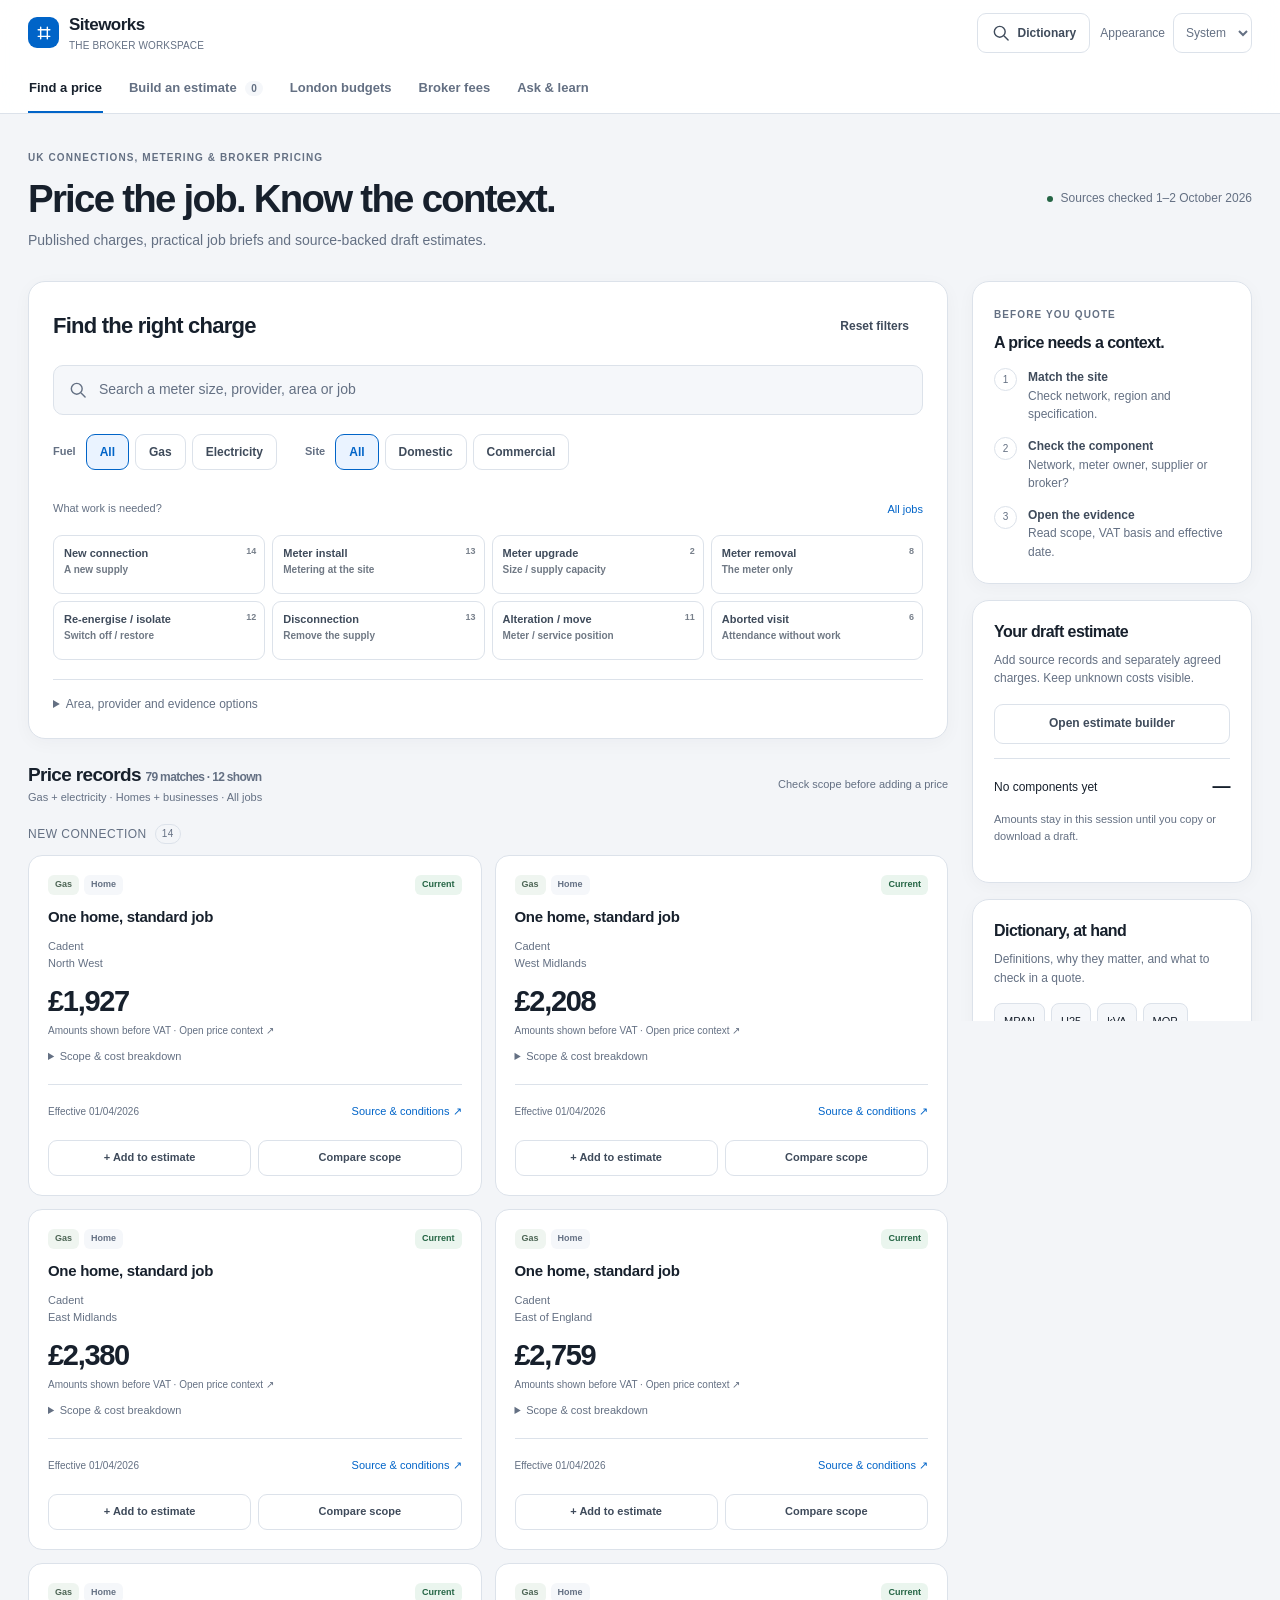
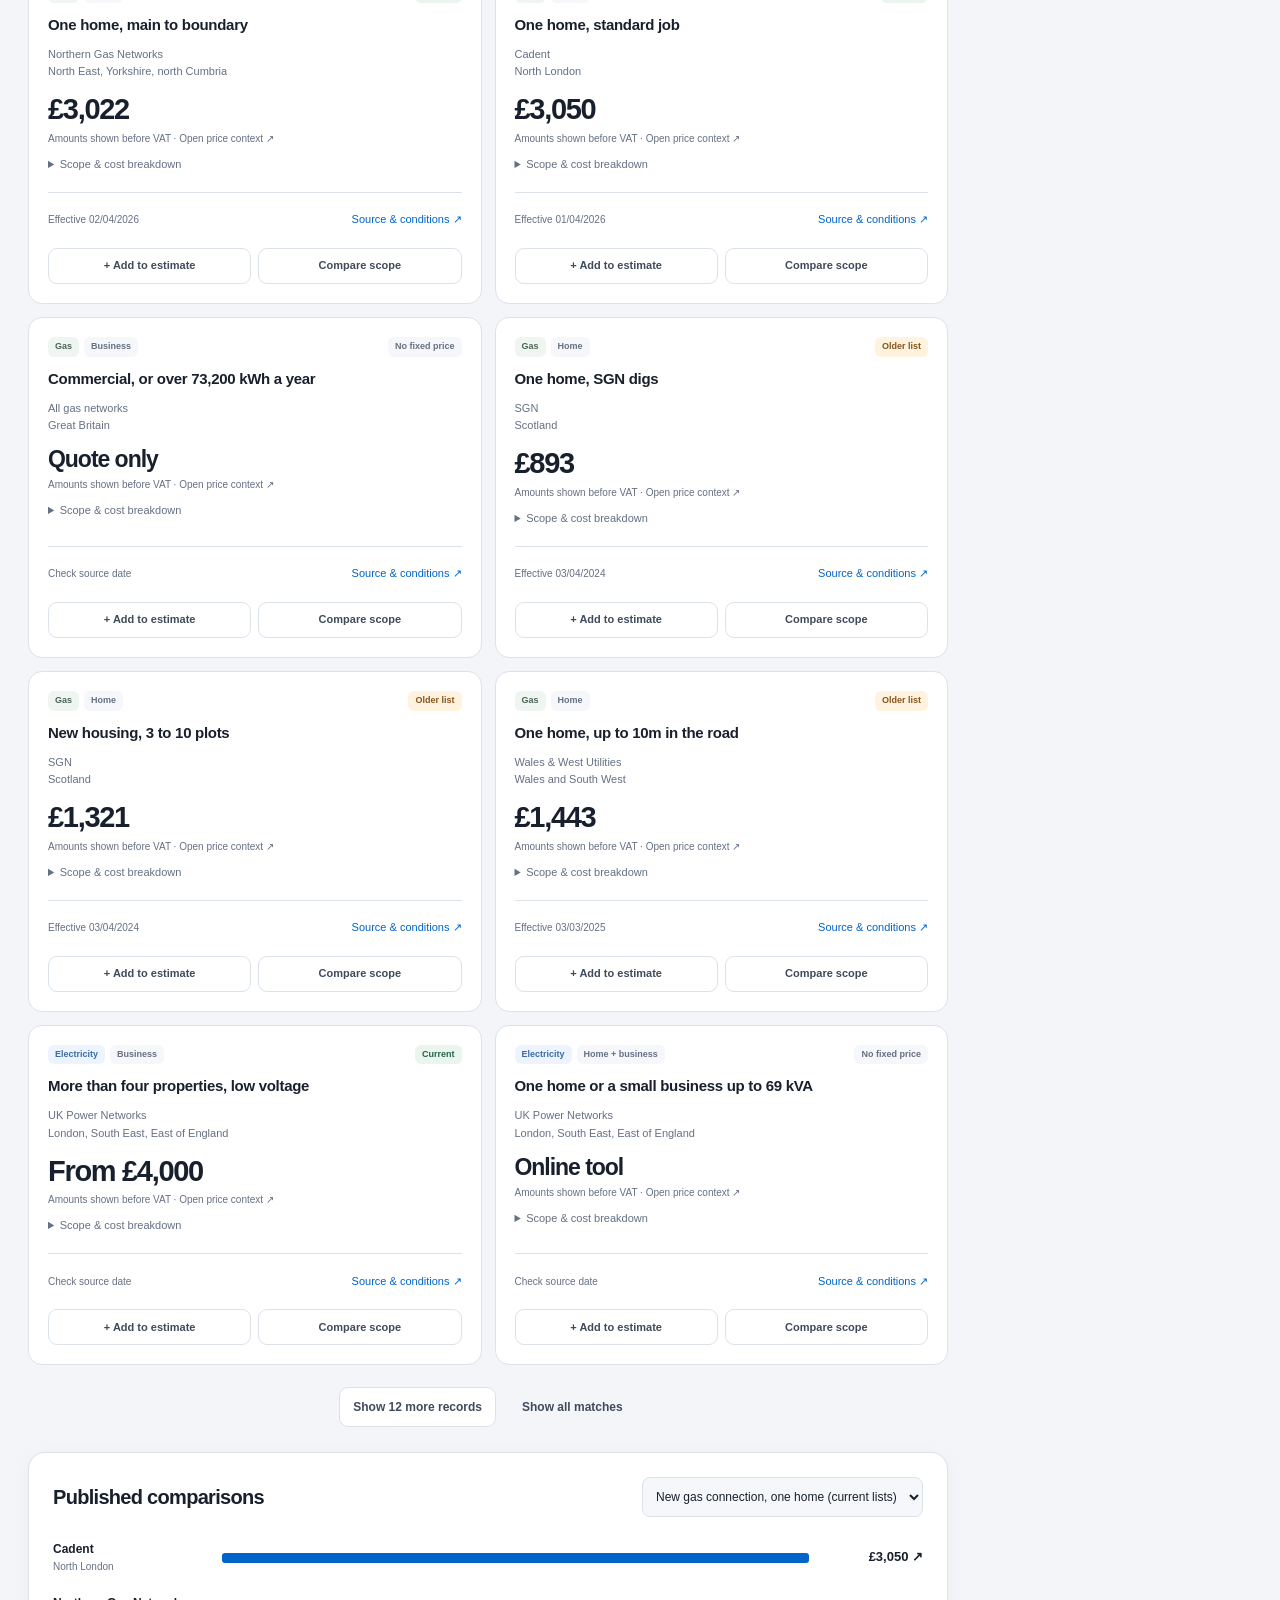
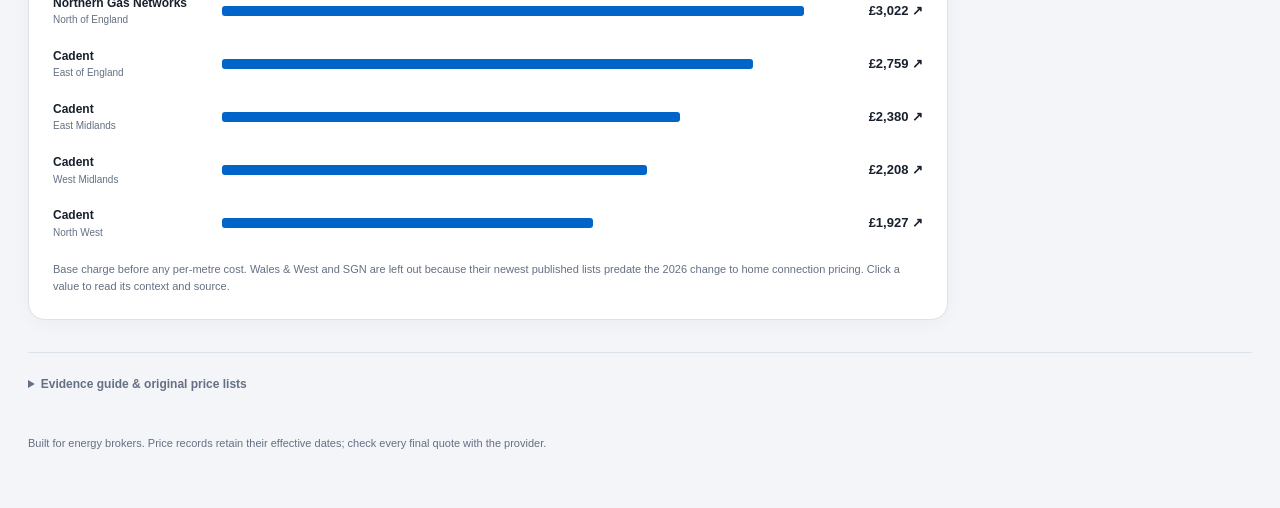
<file: index.html>
<!doctype html>
<html lang="en">
<head>
<meta charset="utf-8">
<meta name="viewport" content="width=device-width, initial-scale=1">
<meta name="description" content="Published UK gas and electricity siteworks prices: new connections, meter work and disconnections.">
<title>Siteworks — Broker Workspace</title>
<link rel="stylesheet" href="assets/siteworks.css">
<a class="skip" href="#main">Skip to workspace</a>
<nav class="nav" aria-label="Workspace navigation">
  <div class="nav-inner"><a class="brand" href="#prices" data-open-view="prices"><span class="brand-mark"><svg viewBox="0 0 24 24" aria-hidden="true"><path d="M5 8h14M5 16h14M8 5v14M16 5v14"/></svg></span><span>Siteworks<small>THE BROKER WORKSPACE</small></span></a><div class="nav-tools"><button class="btn" type="button" data-glossary="" aria-label="Open siteworks dictionary" title="Siteworks dictionary"><svg viewBox="0 0 24 24" aria-hidden="true"><circle cx="10.5" cy="10.5" r="6.5"/><path d="m16 16 4.5 4.5"/></svg><span>Dictionary</span></button><label class="theme"><span>Appearance</span><select id="theme" aria-label="Appearance"><option value="system">System</option><option value="light">Light</option><option value="dark">Dark</option></select></label></div></div>
  <div class="tabs-inner" role="tablist" aria-label="Workspace tools"><button class="tab" id="tab-prices" role="tab" aria-controls="panel-prices" aria-selected="true" data-view="prices">Find a price</button><button class="tab" id="tab-planner" role="tab" aria-controls="panel-planner" aria-selected="false" tabindex="-1" data-view="planner">Build an estimate <span class="tab-count" id="quote-count">0</span></button><button class="tab" id="tab-london" role="tab" aria-controls="panel-london" aria-selected="false" tabindex="-1" data-view="london">London budgets</button><button class="tab" id="tab-brokers" role="tab" aria-controls="panel-brokers" aria-selected="false" tabindex="-1" data-view="brokers">Broker fees</button><button class="tab" id="tab-ask" role="tab" aria-controls="panel-ask" aria-selected="false" tabindex="-1" data-view="ask">Ask &amp; learn</button></div>
</nav>
<main class="wrap" id="main">
  <header class="workspace-intro" id="top"><div><span class="eyebrow">UK connections, metering &amp; broker pricing</span><h1>Price the job. Know the context.</h1><p>Published charges, practical job briefs and source-backed draft estimates.</p></div><span class="checked">Sources checked 1–2 October 2026</span></header>
  <section id="panel-prices" role="tabpanel" aria-labelledby="tab-prices" data-panel="prices">
    <div class="work-grid"><div class="primary-work">
      <section class="box board" aria-label="Price filters"><div class="filter-title"><h2>Find the right charge</h2><button class="btn ghost" id="clear" type="button">Reset filters</button></div><div class="search-wrap"><svg viewBox="0 0 24 24" aria-hidden="true"><circle cx="10.5" cy="10.5" r="6.5"/><path d="m16 16 4.5 4.5"/></svg><input class="search" id="q" type="search" placeholder="Search a meter size, provider, area or job" autocomplete="off" aria-label="Search prices"></div>
        <div class="filter-pairs"><div class="grp" id="g-fuel"><span class="lab">Fuel</span></div><div class="grp" id="g-cust"><span class="lab">Site</span></div></div>
        <div><div class="job-label"><span>What work is needed?</span><button class="context-link" id="all-jobs" type="button">All jobs</button></div><div class="job-grid" id="g-job"></div></div>
        <details class="filter-detail"><summary>Area, provider and evidence options</summary><div class="filter-extra"><label class="field">Area<select id="filter-area"><option value="">All areas</option></select></label><label class="field">Provider<select id="filter-provider"><option value="">All providers</option></select></label></div><label class="tog"><input type="checkbox" id="unc"> Include unconfirmed records</label><p class="fine">Unconfirmed amounts need a current source before quoting.</p></details>
      </section>
      <section id="price-index" aria-label="Matched price records"><div class="wall-top"><div><h2>Price records <span class="count" id="count" role="status" aria-live="polite"></span></h2><p id="selection-summary" class="selection-summary"></p></div><span class="result-tip">Check scope before adding a price</span></div><div id="wall" style="display:flex;flex-direction:column;gap:22px;margin-top:18px"></div><div class="box empty" id="empty" hidden><h3>No matching record</h3><p>Try a broader search, or ask for a sourced planning guide.</p><button class="btn" type="button" data-open-view="ask">Ask about this job</button></div><div class="load-actions" id="load-actions" style="margin-top:22px"><button class="btn" id="load-more" type="button">Show more records</button><button class="btn ghost" id="show-all" type="button">Show all matches</button></div></section>
      <section class="box" id="compare-view" aria-label="Published comparison examples"><div class="cmp-top"><h2>Published comparisons</h2><select id="cmp" aria-label="What to compare"></select></div><div class="bars" id="bars"></div><p class="cmp-note" id="cmpnote"></p></section>
    </div><aside class="tool-rail" aria-label="Working tools"><section class="box rail-primer"><span class="eyebrow">Before you quote</span><h3 style="margin-top:8px">A price needs a context.</h3><ol class="rail-list"><li><span class="step">1</span><span><b>Match the site</b>Check network, region and specification.</span></li><li><span class="step">2</span><span><b>Check the component</b>Network, meter owner, supplier or broker?</span></li><li><span class="step">3</span><span><b>Open the evidence</b>Read scope, VAT basis and effective date.</span></li></ol></section><section class="box"><h3>Your draft estimate</h3><p>Add source records and separately agreed charges. Keep unknown costs visible.</p><button class="btn full" type="button" data-open-view="planner">Open estimate builder</button><div class="rail-quote"><span id="rail-lines">No components yet</span><strong id="rail-total">—</strong></div><p class="rail-note">Amounts stay in this session until you copy or download a draft.</p></section><section class="box rail-glossary"><h3>Dictionary, at hand</h3><p>Definitions, why they matter, and what to check in a quote.</p><div class="rail-shortcuts"><button type="button" data-glossary="MPAN">MPAN</button><button type="button" data-glossary="U25">U25</button><button type="button" data-glossary="kVA">kVA</button><button type="button" data-glossary="MOP">MOP</button><button type="button" data-glossary="margin">Margin</button></div></section><section class="box"><h3>Need a broader answer?</h3><p>Compare jobs, ask a follow-up or search UK siteworks sources with the free assistant.</p><button class="btn full" type="button" data-open-view="ask">Ask &amp; learn</button></section></aside></div>
  </section>
  <section id="panel-planner" role="tabpanel" aria-labelledby="tab-planner" data-panel="planner" hidden>
    <div class="panel-heading"><div><h2>Build a draft estimate</h2><p>Combine source components, requested quotes and your own fees. Original prices and assumptions travel with every line.</p></div><button class="btn" type="button" data-open-view="prices">Find a source charge</button></div>
    <div class="planner-grid"><div class="planner-main"><section class="box"><div class="form-step"><span class="step">1</span><h3>Define the job</h3></div><div class="brief-grid"><label class="field">Job<select id="brief-job"></select></label><label class="field">Fuel<select id="brief-fuel"><option value="">Not known</option><option>Gas</option><option>Electricity</option><option>Both</option></select></label><label class="field">Region / network<input id="brief-area" placeholder="For example, South London / SGN"></label><label class="field">Site type<select id="brief-customer"><option value="">Not known</option><option>Business</option><option>Home</option></select></label><label class="field full-width">Existing → required specification<input id="brief-spec" placeholder="For example, U16 → U40; or single-phase → three-phase"></label><label class="field">Digging responsibility<select id="brief-dig"><option value="">Not known / not applicable</option><option>Network / contractor</option><option>Customer on private land — confirm rules</option></select></label><label class="field">Timing / access constraints<input id="brief-access" placeholder="Normal hours, access, permits, deadlines"></label><label class="field full-width">Inclusions, exclusions and open questions<textarea id="brief-notes" placeholder="Keep site/customer personal details out. Note missing supplier fees, civils or scope here."></textarea></label></div></section>
    <section class="box"><div class="form-step"><span class="step">2</span><h3>Itemise the components</h3></div><p class="fine" style="margin-bottom:16px">Add a source record from Find a price, or enter a separately quoted charge. Blank amounts remain unpriced.</p><div class="quote-lines" id="quote-lines"></div><div class="quote-add-actions"><button class="btn" type="button" data-open-view="prices">Add a source price</button><button class="btn" id="add-cost" type="button">Add a quoted cost</button><button class="btn" id="add-fee" type="button">Add a broker fee</button></div></section>
    <section class="box"><div class="form-step"><span class="step">3</span><h3>Check what the quote needs</h3></div><ul class="quote-checks" id="job-checklist"></ul><p class="fine" style="margin-top:17px">These are preparation checks. Confirm provider requirements and the final scope.</p></section></div>
    <aside class="box planner-summary"><span class="eyebrow">Draft totals</span><h3 style="margin:7px 0 17px">Review the assumptions</h3><div class="quote-controls"><label class="field">Pricing method<select id="profit-mode"><option value="none">No percentage adjustment</option><option value="markup">Markup on selected costs</option><option value="margin">Target gross margin</option></select></label><label class="field">Pricing percentage<input id="profit-rate" type="number" min="0" step="0.1" placeholder="0"></label><label class="field">VAT rate for this draft (%)<input id="vat-rate" type="number" min="0" max="100" step="0.1" placeholder="Enter only after confirming"></label><label class="field">VAT basis of pricing adjustment<select id="profit-vat"><option value="unknown">Not confirmed</option><option value="ex">Excludes VAT at entered rate</option><option value="none">No VAT — confirmed by you</option></select></label></div><p class="fine" style="margin-top:12px">VAT rates are user assumptions, never inferred from the fuel or job. Unknown VAT prevents a final inclusive total.</p><div class="summary-list"><div><span>Entered amounts</span><strong id="quote-entered">£0.00</strong></div><div><span>Known net subtotal</span><strong id="quote-net">£0.00</strong></div><div><span>Pricing adjustment</span><strong id="quote-profit">£0.00</strong></div><div><span>Known VAT</span><strong id="quote-vat">£0.00</strong></div></div><div class="summary-total"><span class="fine">VAT-inclusive draft total</span><strong id="quote-total">Add components</strong></div><div id="quote-warnings"></div><div class="summary-actions"><button class="btn primary" id="copy-quote" type="button">Copy draft</button><button class="btn" id="download-quote" type="button">Download</button></div><button class="context-link" id="clear-quote" type="button">Clear this draft</button></aside></div>
  </section>
  <section id="panel-london" role="tabpanel" aria-labelledby="tab-london" data-panel="london" hidden><section id="london-budgets"><div class="panel-heading"><div><h2>London planning budgets</h2><p>Use a compatible guide when no exact charge is published. Underlying work and a broker’s fee remain separate.</p></div><span class="count">8 sourced examples</span></div><div class="estimate"><strong>A starting point, with boundaries.</strong><p>Check home/business scope, North/South London network, inclusions and VAT. Ranges and starting prices are not guaranteed totals.</p></div><div class="research-grid" id="london-cards"></div></section></section>
  <section id="panel-brokers" role="tabpanel" aria-labelledby="tab-brokers" data-panel="brokers" hidden><section id="brokers"><div class="panel-heading"><div><h2>Broker charges, explained</h2><p>Eight intermediaries checked. A missing published siteworks fee means an itemised quote is needed. Procurement commission is a different charge.</p></div><span class="count">Checked 1 October 2026</span></div><div class="research-grid broker-list" id="broker-cards"></div><details class="research-details"><summary>Research method and limitations</summary><p class="research-method" id="research-method"></p></details></section></section>
  <section id="panel-ask" role="tabpanel" aria-labelledby="tab-ask" data-panel="ask" hidden>  <section class="box ask" id="ask" aria-label="Ask a question" hidden>
    <div class="ask-head"><h2>Ask a siteworks question</h2><span class="ai-badge">Free AI · source context</span></div>
    <p>Ask a question in plain English. Use the prices on this page, or turn on online search for UK siteworks and TPI charges.</p>
    <div class="grp" id="eg"></div>
    <details class="question-library"><summary>Explore questions brokers ask</summary><p>Choose a topic and question, then edit it for your job. Prices, planning guides and missing information are kept separate.</p><select id="question-topic" aria-label="Question topic"></select><div id="question-examples" class="question-examples"></div></details>

    <div class="ask-options"><label class="tog"><input type="checkbox" id="askweb"> Search online for this answer</label><span class="fine">UK siteworks, suppliers and TPIs only</span></div>
    <form class="askrow" id="askform">
      <input class="search" id="askq" type="text" maxlength="400" placeholder="How much does U25 meter removal cost?" autocomplete="off" aria-label="Your question">
      <button class="btn go" id="askgo" type="submit">Ask</button>
    </form>
    <p class="fine">A free AI model writes the answer, so check the card before you quote it. Do not type customer names or addresses.</p>
    <p class="fine" id="ask-status" role="status" aria-live="polite"></p><div class="thread" id="thread" aria-label="Conversation"></div>
  </section>

</section>
  <details class="sources-details" id="sources-details"><summary>Evidence guide &amp; original price lists</summary><div>  <section class="box" aria-label="How to read the prices">
    <h2>How to read a card</h2>
    <div class="legend">
      <div><span class="st cur">Current</span>Read from the network's live price list on the check date.</div>
      <div><span class="st old">Older list</span>Newest document found is from 2024 or 2025. The live price is probably higher.</div>
      <div><span class="st unc">Unconfirmed</span>Seen in a search result. The document could not be opened to check it.</div>
      <div><span class="st quo">No fixed price</span>Nobody publishes one. You get a quote or use the network's online tool.</div>
    </div>
    <ul class="plain">
      <li>Network standard prices cover one home-sized job that meets the network's rules. Commercial connections are quoted job by job.</li>
      <li>Meter prices are what the meter owner charges the energy supplier. The supplier's price to the customer is usually higher.</li>
      <li>Not published anywhere we could find: electricity re-energisation and electricity meter upgrade prices. Ask the supplier.</li>
      <li>Prices move about once a year, mostly in April. This page does not update itself.</li>
    </ul>
  </section>

  <section id="sources-view" aria-label="Where prices are published" style="display:flex;flex-direction:column;gap:20px">
    <h2>Where to find the price lists</h2>
    <div class="where">
      <div class="box"><h3>Gas pipes</h3><ul>
        <li>Cadent price tools: <a href="https://cadentgas.com/our-services/household-customers/new-gas-connection/indicative-pricing-tool">new connection</a>, <a href="https://cadentgas.com/our-services/household-customers/alterations/indicative-pricing-tool/north-london-region">alteration</a>, <a href="https://cadentgas.com/our-services/household-customers/gas-disconnections/indicative-pricing-tool/north-london-region">disconnection</a></li>
        <li><a href="https://www.northerngasnetworks.co.uk/wp-content/uploads/2026/02/NGN-Connections-Charging-Statement-Effective-2-April-2026.pdf">Northern Gas Networks, April 2026</a></li>
        <li><a href="https://wwutilities.co.uk/media/6028/connections-and-other-distribution-services-charges-march-2025.pdf">Wales &amp; West Utilities, March 2025</a></li>
        <li><a href="https://www.sgn.co.uk/sites/default/files/media-entities/documents/2024-04/SGN-Connections-Services-Charges-April-2024-Scotland.pdf">SGN connections, April 2024</a></li>
      </ul></div>
      <div class="box"><h3>Gas meters</h3><ul>
        <li><a href="https://www.sgn.co.uk/sites/default/files/media-entities/documents/2026-02/2.%20Southern%202026.pdf">SGN Southern metering, June 2026</a></li>
        <li><a href="https://www.sgn.co.uk/sites/default/files/media-entities/documents/2026-02/1.%20Scotland%202026.pdf">SGN Scotland metering, 2026</a></li>
        <li>Other networks: search <code>[network] metering charges statement</code></li>
      </ul></div>
      <div class="box"><h3>Electricity</h3><ul>
        <li>UK Power Networks: <a href="https://www.ukpowernetworks.co.uk/new-electricity-connections/connect-a-small-business">cost tool</a>, <a href="https://www.ukpowernetworks.co.uk/i-already-have-electricity-domestic/disconnect/permanently-disconnect-cost-and-time">disconnection costs</a></li>
        <li><a href="https://connections.nationalgrid.co.uk/downloads/215538/statement-of-methodology-and-charges-south-west-april-26.pdf">National Grid South West, April 2026</a></li>
        <li><a href="https://www.scottishpower.com/documents/d/guest/Miscellaneous_Services_Statement_SPD_April_2026">SP Distribution switch-off and switch-on charges, April 2026</a></li>
        <li>Others: search <code>[network] statement of methodology and charges for connection</code></li>
      </ul></div>
      <div class="box"><h3>Suppliers</h3><ul>
        <li>Search <code>[supplier] metering charges pdf</code> or <code>[supplier] non-standard charges</code></li>
        <li>Metering charges depend on provider and contract. Request a current written rate card and any broker-specific terms from the supplier or meter operator.</li>
      </ul></div>
    </div>
    <p class="end">Expanded 02/10/2026 from published network, meter-owner and supplier sources.</p>
  </section></div></details><p class="end">Built for energy brokers. Price records retain their effective dates; check every final quote with the provider.</p>
</main>
<div class="shortlist-tray" id="shortlist-tray" hidden><strong id="shortlist-count">0 selected</strong><button class="btn primary" id="compare-shortlist" type="button">Compare scope</button><button class="btn ghost" id="clear-shortlist" type="button">Clear</button></div>
<div class="toast" id="toast" role="status" aria-live="polite" hidden></div>
<dialog class="dialog evidence-dialog" id="evidence" aria-labelledby="evidence-title">
  <div class="dialog-head"><h2 id="evidence-title">Price context</h2><button class="dialog-close" id="evidence-close" type="button" aria-label="Close price context">×</button></div>
  <div id="evidence-body"></div>
</dialog>

<dialog class="dialog" id="glossary-dialog" aria-labelledby="glossary-title"><div class="dialog-head"><div><span class="eyebrow">Siteworks dictionary</span><h2 id="glossary-title">Understand the term.</h2></div><button class="dialog-close" type="button" data-close-dialog="glossary-dialog" aria-label="Close dictionary">×</button></div><input class="search glossary-search" id="glossary-search" type="search" placeholder="Search MPAN, CT, U25, VAT, margin…" aria-label="Search dictionary"><p class="fine" id="glossary-count" role="status"></p><div id="glossary-results"></div></dialog>
<dialog class="dialog" id="quote-add-dialog" aria-labelledby="quote-add-title"><div class="dialog-head"><h2 id="quote-add-title">Add a source component</h2><button class="dialog-close" type="button" data-close-dialog="quote-add-dialog" aria-label="Cancel adding a source">×</button></div><p id="quote-add-context"></p><div style="display:flex;flex-direction:column;gap:15px;margin:20px 0"><label class="field">Choose the priced variant<select id="quote-variant"></select></label><label class="field">Component amount (£)<input id="quote-add-amount" type="number" min="0" step="0.01" placeholder="Unpriced — leave blank if unknown"></label><label class="field">VAT basis<select id="quote-add-vat"><option value="unknown">Not confirmed</option><option value="ex">Excludes VAT</option><option value="inc">Includes VAT</option><option value="none">No VAT — confirmed by you</option></select></label></div><p class="evidence-warning" id="quote-add-warning"></p><button class="btn primary" id="quote-add-save" type="button" style="margin-top:18px">Add to draft estimate</button></dialog>
<dialog class="dialog wide" id="shortlist-dialog" aria-labelledby="shortlist-title"><div class="dialog-head"><h2 id="shortlist-title">Compare applicability</h2><button class="dialog-close" type="button" data-close-dialog="shortlist-dialog" aria-label="Close comparison">×</button></div><p class="compare-warning">Compare scope before price. Regions, packages and charging parties may differ; these records do not make networks interchangeable.</p><div class="comparison-grid" id="shortlist-grid"></div></dialog>
<script src="assets/quote-core.js"></script>
<script src="assets/resources.js"></script>

<script>
(function(){
  var CAD='https://cadentgas.com/our-services/household-customers/';
  var S={
    cadNew:function(r){return CAD+'new-gas-connection/indicative-pricing-tool/'+r+'-region'},
    cadAlt:function(r){return CAD+'alterations/indicative-pricing-tool/'+r+'-region'},
    cadDis:function(r){return CAD+'gas-disconnections/indicative-pricing-tool/'+r+'-region'},
    ngn:'https://www.northerngasnetworks.co.uk/wp-content/uploads/2026/02/NGN-Connections-Charging-Statement-Effective-2-April-2026.pdf',
    wwu:'https://wwutilities.co.uk/media/6028/connections-and-other-distribution-services-charges-march-2025.pdf',
    sgnC:'https://www.sgn.co.uk/sites/default/files/media-entities/documents/2024-04/SGN-Connections-Services-Charges-April-2024-Scotland.pdf',
    sgnM:'https://www.sgn.co.uk/sites/default/files/media-entities/documents/2026-02/2.%20Southern%202026.pdf',
    ukDis:'https://www.ukpowernetworks.co.uk/i-already-have-electricity-domestic/disconnect/permanently-disconnect-cost-and-time',
    ukCom:'https://www.ukpowernetworks.co.uk/new-electricity-connections/connect-a-commercial-project/new-connection-cost-time-and-whats-involved',
    ukTool:'https://www.ukpowernetworks.co.uk/new-electricity-connections/connect-a-small-business',
    ukUp:'https://www.ukpowernetworks.co.uk/i-already-have-electricity-domestic/adding-more-power/cost-and-time',
    ukComDis:'https://www.ukpowernetworks.co.uk/i-already-have-electricity-commercial/disconnect/permanently-disconnect-cost-time-and-whats-involved',
    spd:'https://www.scottishpower.com/documents/d/guest/Miscellaneous_Services_Statement_SPD_April_2026'
  };
  var JOBS=['New connection','Meter install','Meter upgrade','Meter removal','Re-energise / isolate','Disconnection','Alteration / move','Aborted visit'];
  var R=[];
  // fuel, job, cust(D|C|B), network, area, item, price text, sort number, note, from, status(cur|old|unc|quo), source
  function r(f,j,c,n,a,i,p,num,note,from,st,src,sub){R.push({f:f,j:j,c:c,n:n,a:a,i:i,p:p,num:num,note:note,from:from,st:st,src:src,sub:sub||[]})}
  function gbp(v){return '£'+v.toLocaleString('en-GB',{minimumFractionDigits:v%1?2:0,maximumFractionDigits:2})}

  var cad=[['north-london','North London',3050,165,774,2157,3235,3360,4322],
           ['east-of-england','East of England',2759,146,679,1908,2880,2995,3837],
           ['east-midlands','East Midlands',2380,139,679,1504,2391,2494,3321],
           ['west-midlands','West Midlands',2208,115,660,1393,2153,2244,3021],
           ['north-west','North West',1927,125,732,1548,2429,2532,3473]];
  cad.forEach(function(c){
    r('Gas','New connection','D','Cadent',c[1],'One home, standard job',gbp(c[2]),c[2],'Plus '+gbp(c[3])+' per metre on private land, or '+gbp(c[3]*0.3)+' per metre if the customer digs. Meter box £58, kiosk £353.','01/04/2026','cur',S.cadNew(c[0]));
    r('Gas','Alteration / move','D','Cadent',c[1],'Move the service pipe, fixed charge',gbp(c[4]),c[4],'Plus '+gbp(c[3])+' per metre on private land, or '+gbp(c[3]*0.3)+' per metre if the customer digs. 5% off if your own Gas Safe engineer refits the meter.','01/04/2026','cur',S.cadAlt(c[0]));
    r('Gas','Disconnection','B','Cadent',c[1],'Service pipe up to 63mm',gbp(c[5]),c[5],'90mm '+gbp(c[6])+', 125mm '+gbp(c[7])+', 180mm '+gbp(c[8])+'. Bigger pipes or intermediate pressure are quoted.','01/04/2026','cur',S.cadDis(c[0]),[['Service pipe 90mm',gbp(c[6])],['Service pipe 125mm',gbp(c[7])],['Service pipe 180mm',gbp(c[8])]]);
  });
  r('Gas','New connection','D','Northern Gas Networks','North East, Yorkshire, north Cumbria','One home, main to boundary','£3,022',3022,'Plus £95 per metre on private land, or £20 per metre if the customer digs.','02/04/2026','cur',S.ngn);
  r('Gas','New connection','D','Wales & West Utilities','Wales and South West','One home, up to 10m in the road','£1,443',1443,'£856 if the customer digs on private land, £769 with no private land. Plus £131 per metre past 10m. The network says the full cost is typically £3,500 to £3,800 before its allowance.','03/03/2025','old',S.wwu);
  r('Gas','New connection','D','SGN','Scotland','One home, SGN digs','£893',893,'£731 if the customer digs, £567 with no private land. SGN asked the regulator in March 2026 to drop the allowance behind these prices, so expect far more now.','03/04/2024','old',S.sgnC);
  r('Gas','New connection','D','SGN','Scotland','New housing, 3 to 10 plots','£1,321',1321,'Per plot. £803 for each extra plot from 11 to 250.','03/04/2024','old',S.sgnC);
  r('Gas','New connection','C','All gas networks','Great Britain','Commercial, or over 73,200 kWh a year','Quote only',null,'No network publishes a price. Apply to the network or an independent connection provider for a quote.','','quo',S.ngn);

  r('Gas','Disconnection','B','Northern Gas Networks','North East, Yorkshire, north Cumbria','Service pipe up to 63mm','£1,234',1234,'In a footpath or unmade ground. £1,412.50 in a road. 90mm and above are quoted.','02/04/2026','cur',S.ngn,[['Service pipe up to 63mm, in a road','£1,412.50'],['Service pipe 90mm and above','Quote only']]);
  r('Gas','Disconnection','B','Wales & West Utilities','Wales and South West','Service pipe up to 63mm','£977',977,'£510 if the customer digs on private land. 90mm or 125mm £2,360 to £2,623. 180mm £2,992 to £3,492.','03/03/2025','old',S.wwu,[['Service pipe up to 63mm, customer digs on private land','£510'],['Service pipe 90mm or 125mm','£2,360 unmade ground, £2,623 footpath or road'],['Service pipe 180mm','£2,992 unmade ground, £3,492 footpath or road']]);
  r('Gas','Disconnection','B','SGN','Scotland','Service pipe up to 63mm','£917',917,'90mm or 125mm £2,483. 180mm £2,912. The meter must be removed first.','03/04/2024','old',S.sgnC,[['Service pipe 90mm or 125mm','£2,483'],['Service pipe 180mm','£2,912']]);

  r('Gas','Alteration / move','D','Northern Gas Networks','North East, Yorkshire, north Cumbria','Move the service pipe, first metre','£1,135',1135,'Plus £95 per extra metre. If the customer digs: £674.50 plus £20 per metre. Reconnecting the meter and pipework £192.50.','02/04/2026','cur',S.ngn);
  r('Gas','Alteration / move','D','Wales & West Utilities','Wales and South West','Move the service pipe, fixed charge','£570',570,'Plus £131 per metre, or £18 if the customer digs. Work at the meter end £112. Refit the meter and reconnect up to 3m of pipe £189.','03/03/2025','old',S.wwu);
  r('Gas','Alteration / move','D','SGN','Scotland','Move the service pipe, up to 5m','£773',773,'£490 if the customer digs. Plus £68 or £27 per extra metre. Moving the meter adds £100 to £201.','03/04/2024','old',S.sgnC);
  r('Gas','Alteration / move','D','SGN','Southern England','Move the meter only, pipe untouched','£188.76',188.76,'Charged by the meter owner to the supplier.','01/06/2026','cur',S.sgnM);
  r('Gas','Alteration / move','D','Wales & West Utilities','Wales and South West','Move the meter indoors, no digging','£297',297,'Up to 2m of new pipe each side of the meter.','03/03/2025','old',S.wwu);

  r('Gas','Meter install','D','SGN','Southern England','Home credit meter','£129.54',129.54,'Prepayment meter £145.39. Swap credit for prepayment or back £131.13. Replace a damaged or stolen meter £108.99.','01/06/2026','cur',S.sgnM,[['Home prepayment meter install','£145.39'],['Swap home credit meter for prepayment or back','£131.13'],['Replace a damaged or stolen home meter','£108.99']]);
  var big=[['U16','11 to 21',278.17,859.08,195.94],['U25','21 to 29',344.13,1202.57,211.45],['U40','29 to 51',558.76,1555.71,423.94],
           ['U65','51 to 79',1392.80,3357.43,573.12],['U100','79 to 121',1529.77,3811.15,738.03],['U160','121 and over',1658.69,3958.95,738.03]];
  big.forEach(function(b){
    r('Gas','Meter install','C','SGN','Southern England',b[0]+' meter ('+b[1]+' cubic metres an hour)',gbp(b[2]),b[2],'Meter only. With a meter housing: '+gbp(b[3])+'.','01/06/2026','cur',S.sgnM,[[b[0]+' meter install including a meter housing',gbp(b[3])]]);
    r('Gas','Meter removal','C','SGN','Southern England',b[0]+' meter removal',gbp(b[4]),b[4],'Standard low pressure installation.','01/06/2026','cur',S.sgnM);
  });
  r('Gas','Meter upgrade','C','SGN','Southern England','Swap a smaller meter for a bigger one','Install price',null,'Charged at the install price of the new, bigger meter. For example U16 up to U25 is £344.13, up to U40 is £558.76.','01/06/2026','cur',S.sgnM);
  r('Gas','Meter removal','D','SGN','Southern England','Home meter removal','£93.42',93.42,'Charged by the meter owner to the supplier.','01/06/2026','cur',S.sgnM);
  r('Gas','Re-energise / isolate','B','SGN','Southern England','Fit or remove a meter clamp (lock)','£109.47',109.47,'The gas version of switching a supply off and back on. One charge per visit.','01/06/2026','cur',S.sgnM);
  r('Gas','Re-energise / isolate','B','Northern Gas Networks','North East, Yorkshire, north Cumbria','Site visit to re-register an isolated meter','£45',45,'Applies when an isolated meter is found using gas. Other industry charges are added.','02/04/2026','cur',S.ngn);

  r('Gas','Aborted visit','B','Northern Gas Networks','North East, Yorkshire, north Cumbria','Crew turned away or site not ready','£165',165,'Plus any permit or hire costs. Give 72 hours notice to avoid it.','02/04/2026','cur',S.ngn);
  r('Gas','Aborted visit','C','Wales & West Utilities','Wales and South West','Commercial job','£209',209,'£55 for a single home job.','03/03/2025','old',S.wwu);
  r('Gas','Aborted visit','B','SGN','Scotland','Crew turned away or site not ready','£153',153,'Give 24 hours notice to avoid it.','03/04/2024','old',S.sgnC);

  r('Electricity','Disconnection','B','UK Power Networks','London, South East, East of England','Underground cable, home or small business','£805 to £2,650',805,'What 65% of customers paid. 30% paid £2,650 to £5,510 and 5% paid more. About 31 working days from payment.','','cur',S.ukDis);
  r('Electricity','Disconnection','B','UK Power Networks','London, South East, East of England','Overhead cable, home or small business','£640 to £1,270',640,'What 70% of customers paid. 20% paid £1,270 to £2,550 and 10% paid more. About 20 working days from payment.','','cur',S.ukDis);
  r('Electricity','Disconnection','C','UK Power Networks','London, South East, East of England','Large supply over 400 amps, or a substation','Quote only',null,'Priced after a site visit.','','quo',S.ukComDis);
  r('Electricity','New connection','C','UK Power Networks','London, South East, East of England','More than four properties, low voltage','From £4,000',4000,'Typical average £10,250 per property. Quote in 11 working days, work about 10 weeks after payment.','','cur',S.ukCom);
  r('Electricity','New connection','B','UK Power Networks','London, South East, East of England','One home or a small business up to 69 kVA','Online tool',null,'No fixed price. The network\'s cost tool gives a figure in about five minutes.','','quo',S.ukTool);
  r('Electricity','Meter upgrade','B','UK Power Networks','London, South East, East of England','More power to an existing supply','Online tool',null,'The cable upgrade is priced by the network\'s cost tool. The meter change itself is booked and priced by the energy supplier.','','quo',S.ukUp);
  r('Electricity','Re-energise / isolate','B','SP Distribution','Central and southern Scotland','Switch off by pulling the fuses, normal hours','£46.74',46.74,'From an older statement seen in search results. The April 2026 statement is linked but could not be opened to check.','','unc',S.spd);

  var yu='From Yü Energy\'s 2025 price list as shown in search results. The list has since been taken off its website.';
  r('Gas','Meter install','C','Yü Energy (supplier)','Great Britain','U16 meter install, exchange or removal','£460.83',460.83,'U25 £539.17, U40 £723.33. '+yu,'2025','unc',null);
  r('Gas','Meter removal','C','TotalEnergies (supplier)','Great Britain','Siteworks fee on any meter removal','£125',125,'Added on top of the removal itself. Seen in search results, page since removed.','','unc',null);
  r('Electricity','Meter install','C','Yü Energy (supplier)','Great Britain','Advanced meter install or exchange','£424.17',424.17,'Smart meter install or exchange is free. '+yu,'2025','unc',null);
  r('Electricity','Meter removal','B','Yü Energy (supplier)','Great Britain','Electricity meter removal','£220',220,'Whether VAT is included was not shown. '+yu,'2025','unc',null);

  var ADDITIONAL_PRICES=[{"id":"ukpn-london-emergency-disconnect","fuel":"Electricity","job":"Disconnection","customer":"B","provider":"UK Power Networks","area":"London (LPN)","item":"Emergency underground disconnection, London average","price":"£3,418 average + VAT","amount":3418,"conditions":"Emergency-work average; site-specific extras can increase cost. This is not a planned disconnection quote or fixed ceiling. Safety requests go through 105.","effectiveDate":"Not stated on page","status":"cur","sourceUrl":"https://www.ukpowernetworks.co.uk/i-already-have-electricity-domestic/disconnect/emergency-disconnections-costs","vat":"Excludes VAT; source says VAT is added at the standard rate.","sourceTitle":"UKPN emergency disconnection costs, London (LPN) row","sourceType":"Network primary published average","checked":"2026-10-02","payeeto":"UK Power Networks","scope":"Emergency network cable work; London underground supply only.","exclusions":"Traffic management, extra site work and specialist surfaces may be additional.","amountType":"published average"},{"id":"ukpn-london-emergency-reconnect","fuel":"Electricity","job":"Re-energise / isolate","customer":"B","provider":"UK Power Networks","area":"London (LPN)","item":"Emergency underground reconnection, London average","price":"£4,643 average + VAT","amount":4643,"conditions":"Emergency-work average; final charge depends on work required. Not the charge for merely inserting a service fuse.","effectiveDate":"Not stated on page","status":"cur","sourceUrl":"https://www.ukpowernetworks.co.uk/i-already-have-electricity-domestic/disconnect/emergency-disconnections-costs","vat":"Excludes VAT; source says VAT is added at the standard rate.","sourceTitle":"UKPN emergency reconnection costs, London (LPN) row","sourceType":"Network primary published average","checked":"2026-10-02","payeeto":"UK Power Networks","scope":"Emergency network cable reconnection.","exclusions":"Traffic management, extra works and specialist surfaces may be additional.","amountType":"published average"},{"id":"ukpn-emergency-traffic-management","fuel":"Electricity","job":"Disconnection","customer":"B","provider":"UK Power Networks","area":"London, South East, East of England","item":"Emergency-work traffic management, if required","price":"£2,079 average + VAT","amount":2079,"conditions":"Separate average traffic-management component on the emergency disconnection/reconnection page; apply only if required. Not a general highway permit or road-closure tariff.","effectiveDate":"Not stated on page","status":"cur","sourceUrl":"https://www.ukpowernetworks.co.uk/i-already-have-electricity-domestic/disconnect/emergency-disconnections-costs","vat":"Excludes VAT; source says VAT is added at the standard rate.","sourceTitle":"UKPN emergency costs, traffic management line","sourceType":"Network primary published average","checked":"2026-10-02","scope":"Additional component for emergency disconnection or reconnection; not a whole job.","amountType":"published average"},{"id":"ukpn-small-temporary-connection","fuel":"Electricity","job":"New connection","customer":"B","provider":"UK Power Networks","area":"London, South East, East of England","item":"Temporary builders supply, up to 69 kVA","price":"Cost indicator / quote","amount":null,"conditions":"Use the network cost-indication tool, then application/survey for the job price. Arrange metering and site readiness separately.","effectiveDate":"Not stated on page","status":"quo","sourceUrl":"https://www.ukpowernetworks.co.uk/new-electricity-connections/connect-1-4-properties-domestic-small-business/temporary-electricity-connection-cost-and-time","vat":"No fixed published amount; confirm VAT in quote.","sourceTitle":"UKPN temporary connection, cost and time","sourceType":"Network primary quote route","checked":"2026-10-02","scope":"Small temporary supply; does not price a permanent commercial connection.","amountType":"quote"},{"id":"ukpn-large-temporary-connection","fuel":"Electricity","job":"New connection","customer":"C","provider":"UK Power Networks","area":"London, South East, East of England","item":"Temporary commercial supply, over 70 kVA","price":"Quote only","amount":null,"conditions":"Job-specific price after application and sometimes a site visit. Confirm a 70 kVA borderline request directly; source describes this route as over 70 kVA.","effectiveDate":"Not stated on page","status":"quo","sourceUrl":"https://www.ukpowernetworks.co.uk/new-electricity-connections/connect-a-commercial-project/temporary-connection-cost-time-and-whats-involved","vat":"No fixed published amount; confirm VAT in quote.","sourceTitle":"UKPN commercial temporary connection, cost and time","sourceType":"Network primary quote route","checked":"2026-10-02","scope":"Large temporary site supply for machinery, cabins or construction.","amountType":"quote"},{"id":"ukpn-small-supply-move","fuel":"Electricity","job":"Alteration / move","customer":"B","provider":"UK Power Networks","area":"London, South East, East of England","item":"Move incoming service cable and supply point","price":"Cost indicator / quote","amount":null,"conditions":"Use UKPN cost indicator or apply for a survey. A meter-only move is arranged through the supplier; internal fuse-board work is arranged with an electrician. Larger commercial moves have a separate route.","effectiveDate":"Not stated on page","status":"quo","sourceUrl":"https://www.ukpowernetworks.co.uk/i-already-have-electricity-domestic/move","vat":"No fixed published amount; confirm VAT in quote.","sourceTitle":"UKPN move an electricity supply","sourceType":"Network primary quote route","checked":"2026-10-02","scope":"Domestic or small-business supply-point move; not a meter-only relocation.","amountType":"quote"},{"id":"spd-whole-current-ooh","fuel":"Electricity","job":"Re-energise / isolate","customer":"B","provider":"SP Distribution","area":"Central and southern Scotland","item":"Whole-current energise, isolate or restore, out of hours","price":"£196 + VAT per visit","amount":196,"conditions":"Annex A1. Applies whether successful or not; complex sites and CT/HV switching are individually quoted.","effectiveDate":"2026-04-01","status":"cur","sourceUrl":"https://www.scottishpower.com/documents/d/guest/Miscellaneous_Services_Statement_SPD_April_2026#page=6","vat":"Exclusive of VAT, explicitly stated in section 1.3 and Annex A.","sourceTitle":"SP Distribution April 2026, Annex A1, PDF page 6","sourceType":"Network primary transactional tariff","checked":"2026-10-02","payer":"Requesting authorised party under DCUSA/bilateral arrangements","payeeto":"SP Distribution","scope":"SP Distribution region only; not SP Manweb or London.","amountType":"published tariff","updateOriginal":[{"item":"Switch off by pulling the fuses, normal hours","provider":"SP Distribution","amount":71,"price":"£71 + VAT per visit","conditions":"Verified April 2026 Annex A1 whole-current energisation/de-energisation/re-energisation normal-hours charge; applies whether successful or not. CT/HV and complex sites individually quoted.","effectiveDate":"2026-04-01","status":"cur","sourceUrl":"https://www.scottishpower.com/documents/d/guest/Miscellaneous_Services_Statement_SPD_April_2026#page=6","vat":"Exclusive of VAT, explicitly stated in section 1.3 and Annex A.","sourceTitle":"SP Distribution April 2026, Annex A1, PDF page 6"}]},{"id":"spd-short-notice-normal","fuel":"Electricity","job":"Re-energise / isolate","customer":"B","provider":"SP Distribution","area":"Central and southern Scotland","item":"Short-notice whole-current appointment, normal hours","price":"£86 + VAT","amount":86,"conditions":"Annex A1 entry, only if offered. Source describes this as a surcharge; confirm how it is applied against the standard visit charge before combining figures.","effectiveDate":"2026-04-01","status":"cur","sourceUrl":"https://www.scottishpower.com/documents/d/guest/Miscellaneous_Services_Statement_SPD_April_2026#page=6","vat":"Exclusive of VAT, explicitly stated in section 1.3 and Annex A.","sourceTitle":"SP Distribution April 2026, Annex A1, PDF page 6","sourceType":"Network primary transactional tariff","checked":"2026-10-02","payer":"Requesting authorised party under DCUSA/bilateral arrangements","payeeto":"SP Distribution","scope":"SP Distribution region only; not SP Manweb or London.","amountType":"published short-notice entry; addition basis requires confirmation"},{"id":"spd-abortive-normal","fuel":"Electricity","job":"Aborted visit","customer":"B","provider":"SP Distribution","area":"Central and southern Scotland","item":"Abortive whole-current visit, normal hours","price":"£71 + VAT per visit","amount":71,"conditions":"Annex A2. Late cancellation under 24 hours, no access, incorrect site information or failed appointment can trigger the fee. Do not automatically add a second successful-visit fee for the same attendance.","effectiveDate":"2026-04-01","status":"cur","sourceUrl":"https://www.scottishpower.com/documents/d/guest/Miscellaneous_Services_Statement_SPD_April_2026#page=6","vat":"Exclusive of VAT, explicitly stated in section 1.3 and Annex A.","sourceTitle":"SP Distribution April 2026, Annex A2, PDF page 6","sourceType":"Network primary transactional tariff","checked":"2026-10-02","payer":"Requesting authorised party under DCUSA/bilateral arrangements","payeeto":"SP Distribution","scope":"SP Distribution region only; not SP Manweb or London.","amountType":"published tariff"},{"id":"spd-abortive-ooh","fuel":"Electricity","job":"Aborted visit","customer":"B","provider":"SP Distribution","area":"Central and southern Scotland","item":"Abortive whole-current visit, out of hours","price":"£196 + VAT per visit","amount":196,"conditions":"Annex A2. Late cancellation under 24 hours, no access, incorrect site information or failed appointment can trigger the fee. Do not automatically add a second successful-visit fee for the same attendance.","effectiveDate":"2026-04-01","status":"cur","sourceUrl":"https://www.scottishpower.com/documents/d/guest/Miscellaneous_Services_Statement_SPD_April_2026#page=6","vat":"Exclusive of VAT, explicitly stated in section 1.3 and Annex A.","sourceTitle":"SP Distribution April 2026, Annex A2, PDF page 6","sourceType":"Network primary transactional tariff","checked":"2026-10-02","payer":"Requesting authorised party under DCUSA/bilateral arrangements","payeeto":"SP Distribution","scope":"SP Distribution region only; not SP Manweb or London.","amountType":"published tariff"},{"id":"spd-no-fault-normal","fuel":"Electricity","job":"Re-energise / isolate","customer":"B","provider":"SP Distribution","area":"Central and southern Scotland","item":"Service-termination attendance: no fault / wrong category, normal hours","price":"£316 + VAT attendance","amount":316,"conditions":"Annex A3. Attendance charge applies even where no work is completed. Same rates are listed for attendance for defects caused by meter change/installation; repair materials may be separate.","effectiveDate":"2026-04-01","status":"cur","sourceUrl":"https://www.scottishpower.com/documents/d/guest/Miscellaneous_Services_Statement_SPD_April_2026#page=6","vat":"Exclusive of VAT, explicitly stated in section 1.3 and Annex A.","sourceTitle":"SP Distribution April 2026, Annex A3, PDF page 6","sourceType":"Network primary transactional tariff","checked":"2026-10-02","payer":"Requesting authorised party under DCUSA/bilateral arrangements","payeeto":"SP Distribution","scope":"SP Distribution region only; not SP Manweb or London.","amountType":"published tariff"},{"id":"spd-no-fault-ooh","fuel":"Electricity","job":"Re-energise / isolate","customer":"B","provider":"SP Distribution","area":"Central and southern Scotland","item":"Service-termination attendance: no fault / wrong category, out of hours","price":"£352 + VAT attendance","amount":352,"conditions":"Annex A3. Attendance charge applies even where no work is completed. Same rates are listed for attendance for defects caused by meter change/installation; repair materials may be separate.","effectiveDate":"2026-04-01","status":"cur","sourceUrl":"https://www.scottishpower.com/documents/d/guest/Miscellaneous_Services_Statement_SPD_April_2026#page=6","vat":"Exclusive of VAT, explicitly stated in section 1.3 and Annex A.","sourceTitle":"SP Distribution April 2026, Annex A3, PDF page 6","sourceType":"Network primary transactional tariff","checked":"2026-10-02","payer":"Requesting authorised party under DCUSA/bilateral arrangements","payeeto":"SP Distribution","scope":"SP Distribution region only; not SP Manweb or London.","amountType":"published tariff"},{"id":"spd-ct-hv-switching","fuel":"Electricity","job":"Re-energise / isolate","customer":"C","provider":"SP Distribution","area":"Central and southern Scotland","item":"CT/HV energisation or isolation","price":"Individually quoted","amount":null,"conditions":"Authorised switching is required; whole-current £71/£196 visit rates must not be substituted for CT/HV work.","effectiveDate":"2026-04-01","status":"quo","sourceUrl":"https://www.scottishpower.com/documents/d/guest/Miscellaneous_Services_Statement_SPD_April_2026#page=6","vat":"Exclusive of VAT, explicitly stated in section 1.3 and Annex A.","sourceTitle":"SP Distribution April 2026, Annex A1, PDF page 6","sourceType":"Network primary quote route","checked":"2026-10-02","payer":"Requesting authorised party under DCUSA/bilateral arrangements","payeeto":"SP Distribution","scope":"SP Distribution region only; not SP Manweb or London.","amountType":"quote"},{"id":"yu-hh-cop10-install","fuel":"Electricity","job":"Meter install","customer":"C","provider":"Yü Energy (supplier)","area":"Great Britain","item":"Half-hourly COP10 advanced (RCAMY) meter installation","price":"£460.00 + VAT (£552 total)","amount":460,"conditions":"Verified 2025 supplier schedule, not a confirmed 2026 price. Confirm meter Code of Practice and current supplier quote; network capacity and internal electrical works are separate.","effectiveDate":"2025; last reviewed March 2025","status":"old","sourceUrl":"https://www.yuenergy.co.uk/app/uploads/2025/07/Metering-Charges-25-July.pdf#page=2","vat":"Listed net plus 20% VAT; gross amount separately printed in source.","sourceTitle":"Yü Energy 2025 metering charges, electricity table, PDF page 2","sourceType":"Supplier primary older tariff","checked":"2026-10-02","payer":"Yü Energy customer","payeeto":"Yü Energy","amountType":"published tariff","updateOriginal":[{"provider":"Yü Energy (supplier)","effectiveDate":"2025; last reviewed March 2025","status":"old","vat":"Excludes VAT; source explicitly prints 20% VAT and gross totals. Obtain a current quote.","item":"U16 meter install, exchange or removal","amount":460.83,"price":"£460.83 + VAT (£553 total)","conditions":"Verified older 2025 primary tariff: traditional AMR U16 install/exchange/removal net £460.83, U25 £539.17 and U40 £723.33. Supplier removal totals may also include a contract-breaker or MAP early-removal charge.","sourceUrl":"https://www.yuenergy.co.uk/app/uploads/2025/07/Metering-Charges-25-July.pdf#page=3","sourceTitle":"Yü 2025 gas metering table, PDF page 3"},{"provider":"Yü Energy (supplier)","effectiveDate":"2025; last reviewed March 2025","status":"old","vat":"Excludes VAT; source explicitly prints 20% VAT and gross totals. Obtain a current quote.","item":"Advanced meter install or exchange","amount":424.17,"price":"£424.17 + VAT (£509 total)","conditions":"Verified older 2025 primary tariff: NHH advanced RCAMR/RCAMY meter. SMETS2 installation/exchange is separately listed FOC; confirm eligibility and current quote.","sourceUrl":"https://www.yuenergy.co.uk/app/uploads/2025/07/Metering-Charges-25-July.pdf#page=2","sourceTitle":"Yü 2025 electricity metering table, PDF page 2"},{"provider":"Yü Energy (supplier)","effectiveDate":"2025; last reviewed March 2025","status":"old","vat":"Excludes VAT; source explicitly prints 20% VAT and gross totals. Obtain a current quote.","item":"Electricity meter removal","amount":220,"price":"£220 + VAT (£264 total)","conditions":"Verified older 2025 primary tariff: NHH and HH removal. Contract-breaker and MAP early-removal charges may be additional; this is not a full service-cable disconnection.","sourceUrl":"https://www.yuenergy.co.uk/app/uploads/2025/07/Metering-Charges-25-July.pdf#page=2","sourceTitle":"Yü 2025 electricity metering table, PDF page 2"}]},{"id":"yu-hh-cop5-install","fuel":"Electricity","job":"Meter install","customer":"C","provider":"Yü Energy (supplier)","area":"Great Britain","item":"Half-hourly COP5 advanced (RCAMY) meter installation","price":"£586.67 + VAT (£704 total)","amount":586.67,"conditions":"Verified 2025 supplier schedule, not a confirmed 2026 price. Confirm meter Code of Practice and current supplier quote; network capacity and internal electrical works are separate.","effectiveDate":"2025; last reviewed March 2025","status":"old","sourceUrl":"https://www.yuenergy.co.uk/app/uploads/2025/07/Metering-Charges-25-July.pdf#page=2","vat":"Listed net plus 20% VAT; gross amount separately printed in source.","sourceTitle":"Yü Energy 2025 metering charges, electricity table, PDF page 2","sourceType":"Supplier primary older tariff","checked":"2026-10-02","payer":"Yü Energy customer","payeeto":"Yü Energy","amountType":"published tariff"},{"id":"yu-hh-cop3-install","fuel":"Electricity","job":"Meter install","customer":"C","provider":"Yü Energy (supplier)","area":"Great Britain","item":"Half-hourly COP3 advanced (RCAMY) meter installation","price":"£957.50 + VAT (£1,149 total)","amount":957.5,"conditions":"Verified 2025 supplier schedule, not a confirmed 2026 price. Confirm meter Code of Practice and current supplier quote; network capacity and internal electrical works are separate.","effectiveDate":"2025; last reviewed March 2025","status":"old","sourceUrl":"https://www.yuenergy.co.uk/app/uploads/2025/07/Metering-Charges-25-July.pdf#page=2","vat":"Listed net plus 20% VAT; gross amount separately printed in source.","sourceTitle":"Yü Energy 2025 metering charges, electricity table, PDF page 2","sourceType":"Supplier primary older tariff","checked":"2026-10-02","payer":"Yü Energy customer","payeeto":"Yü Energy","amountType":"published tariff"},{"id":"yu-electric-reenergise","fuel":"Electricity","job":"Re-energise / isolate","customer":"C","provider":"Yü Energy (supplier)","area":"Great Britain","item":"Re-energisation or de-energisation, NHH / HH","price":"£211.67 + VAT (£254 total)","amount":211.67,"conditions":"Verified 2025 schedule; obtain current quote. This supplier metering entry is not a DNO cable reconnection tariff.","effectiveDate":"2025; last reviewed March 2025","status":"old","sourceUrl":"https://www.yuenergy.co.uk/app/uploads/2025/07/Metering-Charges-25-July.pdf#page=2","vat":"Listed net plus 20% VAT; gross amount separately printed in source.","sourceTitle":"Yü Energy 2025 metering charges, electricity table, PDF page 2","sourceType":"Supplier primary older tariff","checked":"2026-10-02","payer":"Yü Energy customer","payeeto":"Yü Energy","amountType":"published tariff"},{"id":"yu-abort-visit","fuel":"Electricity","job":"Aborted visit","customer":"C","provider":"Yü Energy (supplier)","area":"Great Britain","item":"Aborted metering appointment","price":"£216.67 + VAT (£260 total)","amount":216.67,"conditions":"Verified 2025 general table; also states same abort fee for gas and a separate cancellation fee at the same amount. Obtain current cancellation deadlines and quote rather than assume them.","effectiveDate":"2025; last reviewed March 2025","status":"old","sourceUrl":"https://www.yuenergy.co.uk/app/uploads/2025/07/Metering-Charges-25-July.pdf#page=4","vat":"Listed net plus 20% VAT; gross amount separately printed in source.","sourceTitle":"Yü Energy 2025 metering charges, general table, PDF page 4","sourceType":"Supplier primary older tariff","checked":"2026-10-02","payer":"Yü Energy customer","payeeto":"Yü Energy","scope":"Published all-fuels charge; this entry appears in the electricity filter.","amountType":"published tariff"},{"id":"sgn-domestic-security-collar","fuel":"Gas","job":"Re-energise / isolate","customer":"D","provider":"SGN","area":"Southern England","item":"Fit security collar to domestic-size gas meter","price":"£61.31 meter-owner component","amount":61.31,"conditions":"Domestic-size table; charged under SGN metering contracts. Service pipe works and meter-box provision are excluded. Supplier retail quote may differ.","effectiveDate":"2026-06-01","status":"cur","sourceUrl":"https://www.sgn.co.uk/sites/default/files/media-entities/documents/2026-02/2.%20Southern%202026.pdf#page=4","vat":"VAT basis is not explicitly labelled in this transactional table; confirm with supplier.","sourceTitle":"SGN Southern metering charges June 2026, domestic table, PDF page 4","sourceType":"Meter-owner primary transactional tariff","checked":"2026-10-02","payer":"Energy supplier under metering contract","payeeto":"SGN","scope":"Security collar, not meter clamp removal or permanent pipe disconnection.","amountType":"published tariff"},{"id":"sgn-domestic-ppm-recommission","fuel":"Gas","job":"Re-energise / isolate","customer":"D","provider":"SGN","area":"Southern England","item":"Decommission / recommission prepayment gas meter","price":"£87.65 meter-owner component","amount":87.65,"conditions":"Domestic-size table; charged under SGN metering contracts. Service pipe works and meter-box provision are excluded. Supplier retail quote may differ.","effectiveDate":"2026-06-01","status":"cur","sourceUrl":"https://www.sgn.co.uk/sites/default/files/media-entities/documents/2026-02/2.%20Southern%202026.pdf#page=4","vat":"VAT basis is not explicitly labelled in this transactional table; confirm with supplier.","sourceTitle":"SGN Southern metering charges June 2026, domestic table, PDF page 4","sourceType":"Meter-owner primary transactional tariff","checked":"2026-10-02","payer":"Energy supplier under metering contract","payeeto":"SGN","scope":"Domestic-size prepayment meter only; capacity under 11 scmh.","amountType":"published tariff"},{"id":"yu-smets2-install","fuel":"Electricity","job":"Meter install","customer":"C","provider":"Yü Energy (supplier)","area":"Great Britain","item":"SMETS2 smart meter installation or exchange","price":"£0 supplier metering charge (older tariff)","amount":0,"conditions":"SMETS2 installation/exchange is listed FOC in the verified 2025 tariff. Confirm eligibility and a current supplier quote. This does not make a new network connection, internal works or broker fee free.","effectiveDate":"2025; last reviewed March 2025","status":"old","sourceUrl":"https://www.yuenergy.co.uk/app/uploads/2025/07/Metering-Charges-25-July.pdf#page=2","vat":"Listed net plus 20% VAT; gross amount separately printed in source.","sourceTitle":"Yü Energy 2025 metering charges, electricity table, PDF page 2","sourceType":"Supplier primary older tariff","checked":"2026-10-02","payer":"Yü Energy customer","payeeto":"Yü Energy","amountType":"published tariff","scope":"Eligible SMETS2 metering installation/exchange only."}];
  ADDITIONAL_PRICES.forEach(function(entry){
    (entry.updateOriginal||[]).forEach(function(update){var row=R.find(function(x){return x.i===update.item&&x.n===update.provider});if(!row)return;row.p=update.price;row.num=update.amount;row.note=update.conditions;row.from=update.effectiveDate;row.st=update.status;row.src=update.sourceUrl;row.extra=Object.assign({id:'verified-'+row.i.toLowerCase().replace(/[^a-z0-9]+/g,'-'),sourceType:entry.sourceType,payer:entry.payer,payeeto:entry.payeeto},update,{amountType:'published tariff',checked:entry.checked});});
    r(entry.fuel,entry.job,entry.customer,entry.provider,entry.area,entry.item,entry.price,entry.amount,entry.conditions,entry.effectiveDate,entry.status,entry.sourceUrl);
    R[R.length-1].extra=entry;
  });

  var CMP=[
    {k:'New gas connection, one home (current lists)',note:'Base charge before any per-metre cost. Wales & West and SGN are left out because their newest published lists predate the 2026 change to home connection pricing.',
     d:[['Cadent','North London',3050],['Northern Gas Networks','North of England',3022],['Cadent','East of England',2759],['Cadent','East Midlands',2380],['Cadent','West Midlands',2208],['Cadent','North West',1927]]},
    {k:'Gas disconnection, pipe up to 63mm',note:'Wales & West is from its 2025 list and SGN Scotland from its 2024 list, so both are likely higher now.',
     d:[['Cadent','North London',2157],['Cadent','East of England',1908],['Cadent','North West',1548],['Cadent','East Midlands',1504],['Cadent','West Midlands',1393],['Northern Gas Networks','footpath or unmade',1234],['Wales & West','2025 list',977],['SGN Scotland','2024 list',917]]},
    {k:'Commercial gas meter install by size',note:'SGN Southern, meter only, from 01/06/2026. This is the meter owner\'s charge to the supplier.',
     d:big.map(function(b){return [b[0],b[1]+' m³/h',b[2]]})},
    {k:'Commercial gas meter removal by size',note:'SGN Southern, from 01/06/2026. This is the meter owner\'s charge to the supplier.',
     d:big.map(function(b){return [b[0],b[1]+' m³/h',b[4]]})}
  ];

  var state={fuel:'All',cust:'All',job:'All'},visibleLimit=12,lastFilterKey='';
  var $=function(id){return document.getElementById(id)};
  function esc(s){return String(s).replace(/[&<>"]/g,function(c){return {'&':'&amp;','<':'&lt;','>':'&gt;','"':'&quot;'}[c]})}
  var themeControl=$('theme');
  try{var savedTheme=localStorage.getItem('siteworks-theme');if(['light','dark','system'].indexOf(savedTheme)>-1)themeControl.value=savedTheme}catch(e){}
  function setTheme(){var theme=themeControl.value;if(theme==='system')document.documentElement.removeAttribute('data-theme');else document.documentElement.setAttribute('data-theme',theme);try{localStorage.setItem('siteworks-theme',theme)}catch(e){}}
  themeControl.addEventListener('change',setTheme);setTheme();
  function safeUrl(value){try{var u=new URL(value);return /^https?:$/.test(u.protocol)?u.href:null}catch(e){return null}}
  function vatBasis(x){if(x.extra&&x.extra.vat)return x.extra.vat;return x.src===S.sgnM?'VAT basis not stated in source; confirm with supplier':x.note.indexOf('Whether VAT is included')>-1?'VAT treatment not confirmed':'Amounts shown before VAT'}
  function researchUrl(x){return 'https://www.google.com/search?q='+encodeURIComponent(x.n+' '+x.f+' '+x.j+' published charges')}
  function sourceLink(x){
    var url=safeUrl(x.src);
    if(!url)return '<a class="evidence-source" href="'+esc(researchUrl(x))+'" target="_blank" rel="noopener noreferrer">Research this supplier ↗<span class="source-url">Search link only. No source document is available for this figure.</span></a>';
    var label=x.st==='quo'?'Open the quote route':x.st==='unc'?'Open supplier or newer statement':'Open the source document';
    return '<a class="evidence-source" href="'+esc(url)+'" target="_blank" rel="noopener noreferrer">'+label+' ↗<span class="source-url">'+esc(url)+'</span></a>';
  }
  function moneyContext(text,x){
    var id=R.indexOf(x),out='',at=0,re=/£\d[\d,]*(?:\.\d{1,2})?/g,m;
    while((m=re.exec(text))){out+=esc(text.slice(at,m.index))+'<button class="money-link" type="button" data-evidence="'+id+'" data-amount="'+esc(m[0])+'" aria-label="Context and source for '+esc(m[0])+'">'+esc(m[0])+'</button>';at=m.index+m[0].length}
    return out+esc(text.slice(at));
  }
  var evidenceTrigger=null;
  function showEvidence(x,amount){
    if(!x)return;
    var warning=x.st==='unc'?'This figure is unconfirmed. It was seen in a search result and the original document could not be checked. A linked newer statement or supplier search does not verify this amount.':x.st==='old'?'This is an older published list. Confirm the current charge before quoting.':x.st==='quo'?'No fixed amount is published for this job. The link is a route to a quote or pricing tool, not evidence of a fixed charge.':'This was checked on '+(x.extra&&x.extra.checked||'2026-10-01')+'. Confirm that the source still applies before quoting.';
    if(!x.src)warning+=' The original page has been removed or no live source is available.';
    $('evidence-body').innerHTML='<div class="evidence-amount">'+esc(amount||x.p)+'</div><h3>'+esc(x.i)+'</h3>'
      +'<dl class="evidence-meta"><dt>Provider</dt><dd>'+esc(x.n)+'</dd><dt>Area</dt><dd>'+esc(x.a)+'</dd><dt>Job</dt><dd>'+esc(x.f+' · '+x.j+' · '+CU[x.c])+'</dd><dt>List date</dt><dd>'+esc(x.from||'No effective date recorded')+'</dd><dt>Evidence</dt><dd><span class="st '+x.st+'">'+ST[x.st]+'</span></dd><dt>VAT</dt><dd>'+esc(vatBasis(x))+'</dd></dl>'
      +(x.extra?'<p><strong>Charging context</strong><br>'+esc((x.extra.sourceType||'')+' · '+(x.extra.amountType||''))+'</p><p><strong>Who charges whom</strong><br>'+esc((x.extra.payeeto||x.n)+(x.extra.payer?' charges '+x.extra.payer:'; confirm the invoicing party'))+'</p><p><strong>Scope / exclusions</strong><br>'+esc((x.extra.scope||'')+' '+(x.extra.exclusions||''))+'</p>':'')+'<p><strong>Scope and conditions</strong><br>'+esc(x.note)+'</p>'
      +(amount&&amount!==x.p?'<p>This selected amount appears in the conditions above. The main card amount is '+esc(x.p)+'. Read the complete condition before applying it.</p>':'')
      +'<p class="evidence-warning">'+esc(warning)+'</p>'+sourceLink(x)+'<button class="btn primary" type="button" data-add-record="'+R.indexOf(x)+'" data-selected-amount="'+esc(amount||'')+'" style="margin-top:20px">Add a component to the estimate</button>';
    if(!$('evidence').open)evidenceTrigger=document.activeElement;$('evidence').showModal();
  }
  document.addEventListener('click',function(e){var b=e.target.closest('[data-evidence]');if(b)showEvidence(R[+b.dataset.evidence],b.dataset.amount)});
  $('evidence-close').addEventListener('click',function(){$('evidence').close()});
  $('evidence').addEventListener('click',function(e){if(e.target===$('evidence')){var b=$('evidence').getBoundingClientRect();if(e.clientX<b.left||e.clientX>b.right||e.clientY<b.top||e.clientY>b.bottom)$('evidence').close()}});
  $('evidence').addEventListener('close',function(){if(evidenceTrigger&&evidenceTrigger.isConnected)evidenceTrigger.focus()});
  function chips(host,key,opts){
    opts.forEach(function(o){
      var b=document.createElement('button');b.type='button';
      b.className='btn'+(o==='Gas'?' gas':o==='Electricity'?' elec':'');
      b.dataset.v=o;b.innerHTML=esc(o)+(key==='job'?'<small class="job-count"></small><small>'+esc({'New connection':'A new supply','Meter install':'Metering at the site','Meter upgrade':'Size / supply capacity','Meter removal':'The meter only','Re-energise / isolate':'Switch off / restore','Disconnection':'Remove the supply','Alteration / move':'Meter / service position','Aborted visit':'Attendance without work'}[o]||'')+'</small>':'');
      b.setAttribute('aria-pressed',state[key]===o?'true':'false');
      b.addEventListener('click',function(){state[key]=o;sync();draw()});
      host.appendChild(b);
    });
  }
  function sync(){
    [['g-fuel','fuel'],['g-cust','cust'],['g-job','job']].forEach(function(p){
      $(p[0]).querySelectorAll('.btn').forEach(function(x){x.setAttribute('aria-pressed',x.dataset.v===state[p[1]]?'true':'false')});
    });
  }
  chips($('g-fuel'),'fuel',['All','Gas','Electricity']);
  chips($('g-cust'),'cust',['All','Domestic','Commercial']);
  chips($('g-job'),'job',['All'].concat(JOBS));

  var ST={cur:'Current',old:'Older list',unc:'Unconfirmed',quo:'No fixed price'};
  var CU={D:'Home',C:'Business',B:'Home + business'};
  var ORD={cur:0,quo:1,old:2,unc:3};

  function pass(x,q,showUnc,skipJob){
    if(state.fuel!=='All'&&x.f!==state.fuel)return false;
    if(!skipJob&&state.job!=='All'&&x.j!==state.job)return false;
    if(state.cust==='Domestic'&&x.c==='C')return false;
    if(state.cust==='Commercial'&&x.c==='D')return false;
    if(!showUnc&&x.st==='unc')return false;
    if($('filter-area').value&&x.a!==$('filter-area').value)return false;
    if($('filter-provider').value&&x.n!==$('filter-provider').value)return false;
    if(q){var hay=(x.f+' '+x.j+' '+x.n+' '+x.a+' '+x.i+' '+x.note+' '+x.p+' '+CU[x.c]+(x.c!=='C'?' domestic':'')+(x.c!=='D'?' commercial':'')).toLowerCase();
      if(!q.split(/\s+/).every(function(w){return hay.indexOf(w)>-1}))return false}
    return true;
  }
  function card(x){
    var id=R.indexOf(x),kind=x.extra&&x.extra.amountType==='published average'?'Published average':ST[x.st];
    return '<article class="card'+(x.st==='unc'?' unc':'')+'"><div class="top"><span class="tag '+(x.f==='Gas'?'gas':'elec')+'">'+x.f+'</span><span class="tag cust">'+CU[x.c]+'</span><span class="st '+x.st+'">'+esc(kind)+'</span></div>'
      +'<div class="item">'+esc(x.i)+'</div><div class="net">'+esc(x.n)+'<br>'+esc(x.a)+'</div>'
      +'<button type="button" data-evidence="'+id+'" data-amount="'+esc(x.p)+'" class="price'+(x.num==null?' txt':'')+'" aria-label="Context and source for '+esc(x.p)+'">'+esc(x.p)+'<small>'+esc(vatBasis(x))+' · Open price context ↗</small></button>'
      +'<details class="card-details"><summary>Scope &amp; cost breakdown</summary><div class="note">'+moneyContext(x.note,x)+'</div></details>'
      +'<div class="foot"><span>'+esc(x.from?'Effective '+x.from:'Check source date')+'</span><button class="context-link" type="button" data-evidence="'+id+'">Source &amp; conditions ↗</button></div>'
      +'<div class="card-actions"><button class="btn small" type="button" data-add-record="'+id+'">+ Add to estimate</button><button class="btn small shortlist-button" type="button" data-shortlist="'+id+'" aria-pressed="false">Compare scope</button></div></article>';
  }
  function draw(){
    var q=$('q').value.trim().toLowerCase(),showUnc=$('unc').checked,h='',shown=0;
    var filterKey=JSON.stringify([q,showUnc,state,$('filter-area').value,$('filter-provider').value]);if(filterKey!==lastFilterKey){visibleLimit=12;lastFilterKey=filterKey;}
    var pool=R.filter(function(x){return pass(x,q,showUnc,true)}),matches=pool.filter(function(x){return state.job==='All'||x.j===state.job});
    $('g-job').querySelectorAll('.btn').forEach(function(b){var n=b.dataset.v==='All'?pool.length:pool.filter(function(x){return x.j===b.dataset.v}).length;b.querySelector('.job-count').textContent=n;});
    JOBS.forEach(function(j){
      if(state.job!=='All'&&state.job!==j)return;
      var all=matches.filter(function(x){return x.j===j}).sort(function(a,b){return (a.f<b.f?1:a.f>b.f?-1:0)||ORD[a.st]-ORD[b.st]||(a.num==null)-(b.num==null)||(a.num||0)-(b.num||0)});
      var rows=all.slice(0,Math.max(0,visibleLimit-shown));if(!rows.length)return;shown+=rows.length;
      h+='<div class="group"><div class="ghead">'+esc(j)+'<span>'+all.length+'</span></div><div class="cards">'+rows.map(card).join('')+'</div></div>';
    });
    $('wall').innerHTML=h;$('empty').hidden=matches.length>0;$('count').textContent=matches.length+' matches · '+shown+' shown';
    $('selection-summary').textContent=[state.fuel==='All'?'Gas + electricity':state.fuel,state.cust==='All'?'Homes + businesses':state.cust,state.job==='All'?'All jobs':state.job,$('filter-area').value,$('filter-provider').value].filter(Boolean).join(' · ');
    $('load-actions').hidden=shown>=matches.length;$('load-more').textContent='Show '+Math.min(12,matches.length-shown)+' more records';
    if(window.SiteworksUI)window.SiteworksUI.syncShortlist();
  }
  function comparisonRow(index,d){
    var job=index===0?'New connection':index===1?'Disconnection':index===2?'Meter install':'Meter removal';
    return R.find(function(x){return x.f==='Gas'&&x.j===job&&x.num===d[2]&&(index>1?x.i.indexOf(d[0]+' ')==0:(d[0]==='SGN Scotland'?x.n==='SGN'&&x.a==='Scotland':d[0]==='Wales & West'?x.n==='Wales & West Utilities':x.n===d[0])&&(d[0]!=='Cadent'||x.a===d[1]))});
  }
  function chart(){
    var index=+$('cmp').value,c=CMP[index], max=Math.max.apply(null,c.d.map(function(d){return d[2]}));
    $('bars').innerHTML=c.d.map(function(d){
      var x=comparisonRow(index,d), value=x?'<button type="button" class="val" data-evidence="'+R.indexOf(x)+'" data-amount="'+esc(gbp(d[2]))+'" aria-label="Context and source for '+esc(d[0]+' '+gbp(d[2]))+'">'+gbp(d[2])+' ↗</button>':'<div class="val">'+gbp(d[2])+'</div>';
      return '<div class="bar-row" title="'+esc(d[0]+', '+d[1]+': '+gbp(d[2])+(x?' · '+vatBasis(x):''))+'"><div class="name">'+esc(d[0])+'<small>'+esc(d[1])+'</small></div>'
        +'<div><div class="fill" style="width:'+(d[2]/max*100).toFixed(1)+'%"></div></div>'+value+'</div>';
    }).join('');
    $('cmpnote').textContent=c.note+' Click a value to read its context and source.';
  }
  CMP.forEach(function(c,i){var o=document.createElement('option');o.value=i;o.textContent=c.k;$('cmp').appendChild(o)});
  $('cmp').addEventListener('change',chart);
  $('q').addEventListener('input',draw);
  $('unc').addEventListener('change',draw);
  $('clear').addEventListener('click',function(){state={fuel:'All',cust:'All',job:'All'};$('q').value='';$('unc').checked=false;$('filter-area').value='';$('filter-provider').value='';sync();draw()});
  ['area','provider'].forEach(function(key){var values=[];R.forEach(function(x){var value=key==='area'?x.a:x.n;if(values.indexOf(value)<0)values.push(value)});values.sort().forEach(function(value){var option=document.createElement('option');option.value=value;option.textContent=value;$('filter-'+key).appendChild(option)});$('filter-'+key).addEventListener('change',draw)});
  $('all-jobs').addEventListener('click',function(){state.job='All';sync();draw()});$('load-more').addEventListener('click',function(){visibleLimit+=12;draw()});$('show-all').addEventListener('click',function(){visibleLimit=R.length;draw()});
  chart();draw();

  var QUESTION_EXAMPLES=[{"category":"Supply capacity","question":"What is the highest and lowest a TPI can charge for a three-phase upgrade?","previous":""},{"category":"Supply capacity","question":"Single phase to 3 phase in London, roughly how much?","previous":""},{"category":"Supply capacity","question":"Customer needs 100 amps instead of 60 amps. What should I budget?","previous":""},{"category":"Supply capacity","question":"We have three phase already and need 200A. Is that the same price?","previous":""},{"category":"Supply capacity","question":"Increase a London shop from 40 kVA to 70 kVA, including the meter?","previous":""},{"category":"Supply capacity","question":"Can a 69 kVA connection power a 90 kVA restaurant?","previous":""},{"category":"Supply capacity","question":"What will the DNO charge if the new kitchen needs network reinforcement?","previous":""},{"category":"Supply capacity","question":"The shop has a three-phase supply but a single-phase meter. Can the supplier just swap it?","previous":""},{"category":"Supply capacity","question":"Upgrade a U16 to U40 in South London, what is the cost?","previous":""},{"category":"Supply capacity","question":"Will a U25 meter be enough for a commercial kitchen?","previous":""},{"category":"Metering","question":"How much does U25 meter removal cost?","previous":""},{"category":"Metering","question":"U40 meter: install versus removal?","previous":""},{"category":"Metering","question":"Install a U65 with a housing in South London.","previous":""},{"category":"Metering","question":"What is a U100 exchange rather than a new install?","previous":""},{"category":"Metering","question":"Remove an electricity meter at a London shop, rough price?","previous":""},{"category":"Metering","question":"Fit an electricity meter at an existing London business supply.","previous":""},{"category":"Metering","question":"Is fitting a smart meter free for business customers?","previous":""},{"category":"Metering","question":"How much for CT metering and a half-hourly meter for a 250A supply?","previous":""},{"category":"Metering","question":"Change a home credit gas meter to prepayment in South London.","previous":""},{"category":"Metering","question":"Gas meter is stolen. What does a replacement cost?","previous":""},{"category":"Connections","question":"New gas connection in North London with 5 metres on private land.","previous":""},{"category":"Connections","question":"New gas connection North West, 10 metres, customer digs.","previous":""},{"category":"Connections","question":"A commercial restaurant in London needs a completely new gas supply.","previous":""},{"category":"Connections","question":"We are connecting five flats in London. What is the price per flat?","previous":""},{"category":"Connections","question":"New electricity connection for one small shop in London, under 69 kVA.","previous":""},{"category":"Connections","question":"For a gas new connection, is the meter included?","previous":""},{"category":"Connections","question":"Can I choose the cheapest gas network for a London address?","previous":""},{"category":"Connections","question":"Is the 2024 SGN Scotland new connection price still valid in London?","previous":""},{"category":"Disconnections and isolation","question":"Gas meter removal or full service disconnection: what is the difference and cost?","previous":""},{"category":"Disconnections and isolation","question":"Disconnect an underground electricity supply in London.","previous":""},{"category":"Disconnections and isolation","question":"Disconnect electricity on an overhead cable in London.","previous":""},{"category":"Disconnections and isolation","question":"Permanent electric disconnection, over 400 amps, London factory.","previous":""},{"category":"Disconnections and isolation","question":"Cap off a 90mm gas pipe in East Midlands.","previous":""},{"category":"Disconnections and isolation","question":"Disconnect a 63mm gas service in a road in Yorkshire.","previous":""},{"category":"Disconnections and isolation","question":"How much to disconnect an intermediate-pressure gas supply in London?","previous":""},{"category":"Disconnections and isolation","question":"Switch off and back on the electricity for building works in London.","previous":""},{"category":"Disconnections and isolation","question":"Clamp the gas meter then remove the clamp next week in South London.","previous":""},{"category":"Disconnections and isolation","question":"Reconnect gas after the pipe was permanently disconnected.","previous":""},{"category":"Moves and civils","question":"Move a gas pipe 6 metres in North West. What is the total?","previous":""},{"category":"Moves and civils","question":"Move the gas meter only, leave the pipe alone, South London.","previous":""},{"category":"Moves and civils","question":"Move a gas meter and service pipe 6 metres in Yorkshire; client digs.","previous":""},{"category":"Moves and civils","question":"Can our own Gas Safe engineer refit the meter to reduce the Cadent move price?","previous":""},{"category":"Moves and civils","question":"Relocate the electric meter two metres without changing the supply cable.","previous":""},{"category":"Moves and civils","question":"What does customer digs mean and does it remove all excavation charges?","previous":""},{"category":"Moves and civils","question":"New gas connection in London, 20 metres under the public road, customer will dig.","previous":""},{"category":"Moves and civils","question":"Does the London three-phase budget include traffic lights, a road closure and reinstatement?","previous":""},{"category":"Broker fees and quoting","question":"What do Utility Bidder, Utilitywise and other TPIs charge for arranging siteworks?","previous":""},{"category":"Broker fees and quoting","question":"What should our brokerage charge to arrange a London three-phase upgrade?","previous":""},{"category":"Broker fees and quoting","question":"Is a 0.5p per kWh commission the charge for meter removal?","previous":""},{"category":"Broker fees and quoting","question":"Supplier quoted 1200, network cost is 900 and we charge 150. What is customer total and margin?","previous":""},{"category":"Broker fees and quoting","question":"Our cost is 1000 before VAT. Add 20% markup and show the customer price including 20% VAT.","previous":""},{"category":"Broker fees and quoting","question":"What is the legal maximum an energy broker can charge for this upgrade?","previous":""},{"category":"Broker fees and quoting","question":"Can I tell the client no other broker will beat this price?","previous":""},{"category":"Broker fees and quoting","question":"Give me the lowest and highest published current gas disconnection price, not a quote.","previous":""},{"category":"Broker fees and quoting","question":"If exact TPI fees are unavailable, give me a London budget anyway.","previous":""},{"category":"Broker fees and quoting","question":"Does every figure on this site include VAT?","previous":""},{"category":"Booking and process","question":"Who arranges the network upgrade, meter change and internal board work?","previous":""},{"category":"Booking and process","question":"What do I need to request a three-phase upgrade quote for a shop?","previous":""},{"category":"Booking and process","question":"How long does UKPN underground disconnection take after payment?","previous":""},{"category":"Booking and process","question":"What is the notice period to avoid an aborted NGN visit?","previous":""},{"category":"Booking and process","question":"The WWU crew arrived at a home but cannot work. Is commercial aborted fee applicable?","previous":""},{"category":"Booking and process","question":"Can the gas network disconnect before the meter is removed?","previous":""},{"category":"Booking and process","question":"Do I need an MPAN or MPRN, landlord permission and a load schedule?","previous":""},{"category":"Booking and process","question":"There is a gas smell near the meter; what would removing it cost?","previous":""},{"category":"Conversation and uncertainty","question":"What about with housing?","previous":"U25 meter install in South London?"},{"category":"Conversation and uncertainty","question":"And removal instead?","previous":"U65 install with housing in South London."},{"category":"Conversation and uncertainty","question":"And if the customer digs 10 metres?","previous":"New gas connection in North West, network does the digging."},{"category":"Conversation and uncertainty","question":"No, electricity not gas.","previous":"How much for a U25 meter removal in London?"},{"category":"Conversation and uncertainty","question":"That is in Birmingham, not London.","previous":"London single-phase to three-phase supply upgrade budget?"},{"category":"Conversation and uncertainty","question":"What is the maximum including everything?","previous":"What is a London three-phase upgrade budget?"},{"category":"Conversation and uncertainty","question":"What will it cost?","previous":""},{"category":"Conversation and uncertainty","question":"Do not search online; use the price book and give a London estimate.","previous":"A small London shop needs single-to-three-phase conversion."},{"category":"Conversation and uncertainty","question":"Search current broker charges for gas meter removal in London.","previous":""}];
  var topics=[];QUESTION_EXAMPLES.forEach(function(x){if(topics.indexOf(x.category)<0)topics.push(x.category)});topics.forEach(function(topic){var option=document.createElement('option');option.value=topic;option.textContent=topic;$('question-topic').appendChild(option)});
  var exampleContext=null;
  function drawQuestions(){var container=$('question-examples');container.textContent='';QUESTION_EXAMPLES.filter(function(x){return x.category===$('question-topic').value}).forEach(function(x){var button=document.createElement('button');button.type='button';button.textContent=x.question;if(x.previous){var previous=document.createElement('small');previous.textContent='After: '+x.previous;button.prepend(previous)}button.addEventListener('click',function(){exampleContext={previous:x.previous||''};$('askq').value=x.question;$('askq').focus()});container.appendChild(button)})}
  $('question-topic').addEventListener('change',drawQuestions);drawQuestions();
  var RESEARCH={"checked":"2026-10-01","title":"Broker fees and London budgets","summary":"Eight energy intermediaries checked. None of the pages reviewed publishes a fixed siteworks arrangement fee. Obtain an itemised quote. The eight London figures below estimate the underlying work only, using published provider prices or a clearly labelled UK guide proxy.","caution":"Supplier, network and meter-owner charges are separate from a broker's arrangement fee or energy-contract commission. No broker markup or London premium has been invented. A missing published fee does not mean the service is free.","tpis":[{"id":"bionic","name":"Bionic","type":"Energy broker","price":"Siteworks fee not publicly published","status":"Quote required","charging":"General brokerage is paid through supplier commission included in the energy rates. Its terms normally provide for no direct customer service fee, with exceptions and a right to introduce charges after notification. Its meter guide says installation prices depend on meter type and work required.","context":"The general brokerage terms do not establish a £0 siteworks installation price. Request the installation cost and any separate arrangement fee.","vat":"No fixed siteworks fee or VAT basis published on the reviewed pages.","checked":"2026-10-01","sources":[{"title":"Bionic terms, clauses 5.1 to 5.3","url":"https://bionic.co.uk/about-bionic/terms-and-conditions/","type":"TPI primary terms","quote":"there is no fee due from a Customer to Bionic for providing the Services"},{"title":"Bionic meter-installation guide","url":"https://bionic.co.uk/business-energy/guides/business-gas-electricity-meters-installation/","type":"TPI primary guide","quote":"Installation costs aren't fixed"}]},{"id":"love","name":"Love Energy Savings","type":"Energy broker","price":"Siteworks fee not publicly published","status":"Quote required","charging":"Customers do not normally pay LOVE directly for brokerage. Supplier commission is usually an uplift in the unit rate. Some suppliers instead pay a fixed fee when new meters are installed, but no amount is published.","context":"Its published example is 1p/kWh × 25,000 kWh/year × two years = £500 estimated energy-contract commission. This is an illustration, not a meter installation or siteworks tariff.","vat":"VAT basis not stated for the commission illustration; not a customer siteworks invoice.","checked":"2026-10-01","sources":[{"title":"LOVE commission and fee transparency","url":"https://www.loveenergysavings.com/about-us/how-we-get-paid/","type":"TPI primary disclosure","quote":"Some suppliers may instead pay a fixed fee, for example, when new meters are installed."}]},{"id":"helpline","name":"Utility Helpline","type":"Energy broker","price":"Siteworks fee not publicly published","status":"Quote required","charging":"Tendering is normally free unless otherwise agreed. Commission generally comes from the supplier and may be built into unit rates or standing charges. The amount is disclosed individually before the contract. Its new-connections service coordinates suppliers, distributors and metering providers.","context":"September 2026 disclosure illustrates 0.50p/kWh × 10,000 kWh/year = £50/year electricity commission, or £150 over three years. This example is not a siteworks fee.","vat":"VAT basis not stated for the commission illustration; confirm the quote's VAT separately.","checked":"2026-10-01","sources":[{"title":"Utility Helpline fees, September 2026","url":"https://www.utilityhelpline.co.uk/terms-conditions/utility-helpline-fees-and-payment","type":"TPI primary disclosure","quote":"The amount of Commission is not the same for every Customer or Contract."},{"title":"Utility Helpline commercial connections","url":"https://www.utilityhelpline.co.uk/news/commercial-energy-connections-smart-metering","type":"TPI primary service page","quote":""}]},{"id":"omnium","name":"Omnium","type":"Energy intermediary","price":"Siteworks fee not publicly published","status":"Quote required","charging":"New connections are remunerated through a margin on the final unit rate or a fixed management fee, agreed in writing before signing. Siteworks are quoted per job before an appointment is raised.","context":"The connections page expressly holds no prices. Request the broker management fee separately from the meter operator and network works.","vat":"No fixed fee or VAT basis published on this page.","checked":"2026-10-01","sources":[{"title":"Omnium new connections and meters","url":"https://askomnium.co.uk/connections","type":"TPI primary service page","quote":"Site works are quoted per job before anything is raised. This page holds no prices."}]},{"id":"inspired","name":"Inspired","type":"Energy consultancy","price":"Siteworks fee not publicly published","status":"Quote required","charging":"Offers managed connections, disconnections, meter installation/removal, relocations, capacity changes and energisation. Its siteworks page directs customers to request a quote, without publishing a price or markup.","context":"Project coordination is offered, but no fixed siteworks administration fee is available from the reviewed service page.","vat":"No fixed fee or VAT basis published on this page.","checked":"2026-10-01","sources":[{"title":"Inspired siteworks services","url":"https://inspiredplc.co.uk/how-we-help/energy/site-efficiency/siteworks-services/","type":"TPI primary service page","quote":"Request a quote to get started."}]},{"id":"bidder","name":"Utility Bidder","type":"Energy broker","price":"Siteworks fee not publicly published","status":"Quote required","charging":"Guide describes supplier-priced installations, with a £200 to £800 UK electricity estimate. Gas costs vary by meter and supplier. No broker arrangement fee shown.","context":"Guide estimate of installation cost, not Utility Bidder's fee or a London quote.","vat":"VAT inclusion is not stated for the £200 to £800 guide range.","checked":"2026-10-01","sources":[{"title":"Utility Bidder business meter-installation guide, 30 March 2026","url":"https://www.utilitybidder.co.uk/compare-business-energy/business-gas-electricity-meters-installation/","type":"TPI primary guide, not installer tariff","quote":"the average cost of having a new electric meter installed in the UK ranges between £200 and £800"}]},{"id":"consultiv","name":"Consultiv Utilities","type":"Energy consultancy","price":"Siteworks fee not publicly published","status":"Quote required","charging":"Its terms describe supplier-paid commission included in the energy unit price, with the level varying by supplier and set by Consultiv. Its service evidence includes metering and siteworks, without a fixed installation or arrangement price.","context":"The published illustration is 0.5p/unit × 40,000 units/year × two years = £400 commission. This is energy procurement commission, not a siteworks charge. Contract-failure fees are also not siteworks charges.","vat":"VAT basis not stated for the commission illustration.","checked":"2026-10-01","sources":[{"title":"Consultiv terms, section 8","url":"https://consultivutilities.com/terms-conditions/","type":"TPI primary terms","quote":"The timing and amount of the Commission Payment varies from Supplier to Supplier"},{"title":"Consultiv metering and siteworks service evidence","url":"https://consultivutilities.com/partnership-spotlight-leyton-orient-football-club/","type":"TPI primary case study","quote":"Metering and siteworks"}]},{"id":"advantage","name":"Advantage Utilities","type":"Energy consultancy","price":"Siteworks fee not publicly published","status":"Quote required","charging":"Terms allow supplier-paid procurement fees; direct consultancy may use a fixed or time-based fee agreed in writing. The siteworks service offers project management and competitive quotes for meter installation and infrastructure.","context":"No siteworks fee is published. The service-page 'No Fee' statement concerns a commercial energy audit and must not be read as free siteworks.","vat":"No fixed siteworks fee or VAT basis published on the reviewed pages.","checked":"2026-10-01","sources":[{"title":"Advantage terms, section 5","url":"https://www.advantageutilities.com/policies/terms-and-conditions","type":"TPI primary terms","quote":"Where consultancy services or audits are provided on a fixed or time‑based fee"},{"title":"Advantage meter installation and siteworks","url":"https://www.advantageutilities.com/services/energy-gas-water/meter-installation-siteworks","type":"TPI primary service page","quote":"Offering highly competitive quotes from across the UK"}]}],"londonEstimates":[{"id":"london-home-gas-new","job":"Home gas connection, 5m on private land","fuel":"Gas","customer":"Home","area":"Cadent North London network only","price":"£3,297.50 to £3,875 + VAT","min":3297.5,"max":3875,"status":"Calculated budget example","basis":"£3,050 fixed + 5m × £165. Lower bound applies the published 70% reduction to the per-metre rate when the customer excavates: £3,050 + 5 × £49.50. Upper bound assumes Cadent excavates.","context":"Standard domestic job only. Customer excavation costs, meter/box, internal pipework, broker fee and bespoke extra works are not included. This does not estimate a commercial gas connection.","vat":"Excludes VAT, explicitly stated by Cadent; no VAT rate assumed.","checked":"2026-10-01","sources":[{"title":"Cadent North London connection pricing","url":"https://cadentgas.com/our-services/household-customers/new-gas-connection/indicative-pricing-tool/north-london-region","type":"Network primary price page","quote":"Our standard pricing apply to domestic properties."}]},{"id":"london-home-gas-move","job":"Home gas service-pipe move, 5m","fuel":"Gas","customer":"Home","area":"Cadent North London network only","price":"£1,021.50 to £1,599 + VAT","min":1021.5,"max":1599,"status":"Calculated budget example","basis":"£774 fixed + 5m × £165. Lower bound is £774 + 5 × £49.50 with customer excavation; upper bound assumes Cadent excavation. No optional 5% refit discount is applied.","context":"Domestic standard service alteration. Customer excavation costs, a new box, private downstream changes, broker fee and bespoke extra works are excluded. An additional 5% standard-charge reduction is possible if the customer arranges a Gas Safe engineer refit, whose cost is separate.","vat":"Excludes VAT, explicitly stated by Cadent; no VAT rate assumed.","checked":"2026-10-01","sources":[{"title":"Cadent North London alteration pricing","url":"https://cadentgas.com/our-services/household-customers/alterations/indicative-pricing-tool/north-london-region","type":"Network primary price page","quote":"A 70% deduction is applied to the total rate per metre cost"}]},{"id":"london-gas-disconnect","job":"Gas service disconnection, up to 63mm","fuel":"Gas","customer":"Home or business, subject to quote","area":"Cadent North London network only","price":"£2,157 + VAT network component","min":2157,"max":2157,"status":"Published component budget","basis":"Cadent's published North London charge for a pipe up to 63mm. Larger published pipe charges are £3,235 for 90mm, £3,360 for 125mm and £4,322 for 180mm.","context":"Budget for the network component only, subject to the job meeting the price-page scope. Confirm meter removal and any additional works separately. No broker fee is included.","vat":"Excludes VAT, explicitly shown as +VAT by Cadent.","checked":"2026-10-01","sources":[{"title":"Cadent North London disconnection pricing","url":"https://cadentgas.com/our-services/household-customers/gas-disconnections/indicative-pricing-tool/north-london-region","type":"Network primary price page","quote":"Up to 63mm pipe diameter"}]},{"id":"london-commercial-gas-install","job":"Small commercial gas meter install, U16 or U25","fuel":"Gas","customer":"Business","area":"SGN Southern tariff proxy for South London; confirm meter owner","price":"£278.17 to £1,202.57 meter-owner component","min":278.17,"max":1202.57,"status":"Published component budget","basis":"SGN Southern June 2026: 11 to under 21 scmh (U16) £278.17 meter-only or £859.08 with housing; 21 to under 29 scmh (U25) £344.13 meter-only or £1,202.57 with housing. Endpoints reflect size and housing choices, not uncertainty about one fixed job.","context":"Standard low pressure only; supplier-facing meter-owner cost. Connection, downstream work, broker/supplier add-ons, housing bases and relief roofs are extra. Confirm meter owner.","vat":"VAT basis is not explicitly labelled in the installation table; confirm with the supplier before adding VAT.","checked":"2026-10-01","sources":[{"title":"SGN Southern metering charges, June 2026, page 5","url":"https://www.sgn.co.uk/sites/default/files/media-entities/documents/2026-02/2.%20Southern%202026.pdf#page=5","type":"Meter-owner primary price schedule","quote":"standard low pressure installations, where no enhancements (e.g. bypasses) are required"},{"title":"SGN network geography, business plan PDF page 16","url":"https://www.sgn.co.uk/sites/default/files/media-entities/documents/2022-07/SGN-RIIO-GD2-Business-Plan.pdf#page=16","type":"Network primary geography document","quote":"South London and the South East of England"}]},{"id":"london-commercial-gas-remove","job":"Commercial gas meter removal, U16 to U40","fuel":"Gas","customer":"Business","area":"SGN Southern tariff proxy for South London; confirm meter owner","price":"£195.94 to £423.94 meter-owner component","min":195.94,"max":423.94,"status":"Published component budget","basis":"SGN Southern June 2026 table: U16 £195.94, U25 £211.45, U40 £423.94. Range spans these three meter sizes.","context":"Standard low pressure; supplier/broker add-ons, service disconnection, extra purging, waiting and materials are separate. Meter-owner component, not customer total.","vat":"VAT basis is not explicitly labelled in the removal table; confirm with the supplier.","checked":"2026-10-01","sources":[{"title":"SGN Southern metering charges, June 2026, page 5","url":"https://www.sgn.co.uk/sites/default/files/media-entities/documents/2026-02/2.%20Southern%202026.pdf#page=5","type":"Meter-owner primary price schedule","quote":""}]},{"id":"london-electricity-disconnect","job":"Electricity permanent disconnection, underground","fuel":"Electricity","customer":"Home or small business","area":"UK Power Networks: London, South East and East of England","price":"£805 to £2,650 + VAT usual network band","min":805,"max":2650,"status":"Published regional budget band","basis":"UKPN reports 65% of customers in this underground-cable band, 30% at £2,650 to £5,510 and 5% above £5,510. It is a regional historical-cost distribution, not a London-only average or fixed quote.","context":"Meter removal and broker arrangement fees are separate. Council permits and complex work can push the network quote above this band. Large supplies require a separate commercial quote.","vat":"Excludes VAT, explicitly stated by UKPN.","checked":"2026-10-01","sources":[{"title":"UKPN permanent disconnection costs","url":"https://www.ukpowernetworks.co.uk/i-already-have-electricity-domestic/disconnect/permanently-disconnect-cost-and-time","type":"Network primary customer-cost statistics","quote":"65% of customers paid this"}]},{"id":"london-electricity-install-proxy","job":"Electricity meter installation, simple existing supply","fuel":"Electricity","customer":"Business, confirm meter type","area":"UK guide proxy for a London starting budget","price":"£200 to £800, VAT not stated","min":200,"max":800,"status":"Guide estimate, lower confidence","basis":"Utility Bidder publishes £200 to £800 as a typical UK electricity meter-installation range. Used unchanged as a provisional London guide because no London-specific retail tariff was found. No London premium has been added.","context":"A broker's editorial guide, not its arrangement fee or a supplier price list. Existing supply assumed for budgeting; CT/half-hourly metering, network upgrades, new connections, civil works and broker fees need individual quotes. A supplier smart-meter replacement may have no upfront charge.","vat":"VAT inclusion not stated. Do not label this +VAT or VAT-inclusive without a supplier quote.","checked":"2026-10-01","sources":[{"title":"Utility Bidder UK meter installation guide","url":"https://www.utilitybidder.co.uk/compare-business-energy/business-gas-electricity-meters-installation/","type":"TPI primary guide, lower-confidence price proxy","quote":""}]},{"id":"london-three-phase-upgrade","job":"Single-to-three-phase electricity upgrade","fuel":"Electricity","customer":"Home or small business; confirm package scope","area":"London contractor guide example","price":"£3,000–£8,000 indicative total; package from £4,995","min":3000,"max":8000,"status":"London contractor guide estimate","basis":"Electrician247.London publishes £3,000–£8,000 as a realistic total depending on dig length, cable upgrade and metering arrangement. Its separate priced package for a single-to-three-phase DNO upgrade plus new board starts at £4,995 and lists DNO application, dig, cable, new metering and TP&N board. The narrative range and advertised package are distinct examples, not a fixed tariff.","context":"Provisional London planning estimate, not a confirmed market minimum or maximum. The provider works with homes and small commercial sites. Confirm exact network, supplier-metering, internal-board and broker-arrangement inclusions in an itemised quote. A TPI fee is separate and unpublished; no fixed arrangement-fee range is evidenced. Complex reinforcement or civil works can exceed this guide range.","vat":"VAT basis not stated on the contractor page; confirm with the provider.","checked":"2026-10-01","sources":[{"title":"Electrician247.London three-phase upgrade guide and advertised package","url":"https://electrician247.london/three-phase-supply-london/","type":"London electrical contractor primary guide and advertised starting price","quote":"Final cost depends on dig length, cable size, DNO contractor charges and metering arrangement."},{"title":"UKPN upgrade cost and time","url":"https://www.ukpowernetworks.co.uk/i-already-have-electricity-domestic/adding-more-power/cost-and-time","type":"Network primary cost-indication route, no fixed tariff","quote":""}]}],"methodology":"Primary provider terms, disclosures, service pages and network or meter-owner schedules were checked online on 1 October 2026. Not publicly published means no fixed siteworks arrangement price was found on these reviewed pages, not proof that a private tariff does not exist. Illustrative energy-contract commissions are not market averages or siteworks fees. London budgets retain the source's geographic and job scope. They are never assigned to a particular intermediary and exclude any unknown intermediary margin. The lower-confidence electricity meter proxy is a UK broker guide, not an installer tariff. VAT is marked only as stated in the relevant source."};
  var answerContexts=[];
  function showAnswerContext(id,amount){
    var x=answerContexts[id];if(!x)return;
    var records=Object.keys(researchEntries).filter(function(key){var item=researchEntries[key];return x.research.indexOf(item.job||item.name)>-1});
    var links=x.rows.map(function(row){return '<p><button type="button" class="context-link" data-evidence="'+R.indexOf(row)+'">'+esc(row.n+' · '+row.a+' · '+row.i+' · '+row.p)+' ↗</button></p>'}).join('');
    links+=records.map(function(key){var item=researchEntries[key];return '<p><button type="button" class="context-link" data-research="'+key+'">'+esc(item.job||item.name)+' ↗</button></p>'}).join('');
    var online=x.sources.map(function(source,i){var url=safeUrl(source.url);return url?'<a class="evidence-source" href="'+esc(url)+'" target="_blank" rel="noopener noreferrer">['+(i+1)+'] '+esc(source.title||'Online source')+'<span class="source-url">'+esc(url)+'</span></a>':''}).join('');
    $('evidence-body').innerHTML='<div class="evidence-amount">'+esc(amount)+'</div><h3>Answer context</h3><p><strong>Question</strong><br>'+esc(x.question)+'</p><p>'+esc(x.reply)+'</p><p class="evidence-warning">The AI wrote this answer. Check the matching record and its conditions below before quoting. Online search snippets are discovery leads and do not verify an exact tariff.</p>'+links+online;
    if(!$('evidence').open)evidenceTrigger=document.activeElement;$('evidence').showModal();
  }
  document.addEventListener('click',function(e){var b=e.target.closest('[data-answer-context]');if(b)showAnswerContext(+b.dataset.answerContext,b.dataset.amount)});
  var researchEntries={};
  RESEARCH.tpis.forEach(function(x){researchEntries['broker:'+x.id]=x});
  RESEARCH.londonEstimates.forEach(function(x){researchEntries['budget:'+x.id]=x});
  function researchMoney(text,key){
    return esc(text).replace(/£\d[\d,]*(?:\.\d{1,2})?/g,function(amount){return '<button class="money-link" type="button" data-research="'+esc(key)+'" aria-label="Context and sources for '+amount+'">'+amount+'</button>'});
  }
  function researchSources(x){return x.sources.map(function(source){var url=safeUrl(source.url);return url?'<a class="evidence-source" href="'+esc(url)+'" target="_blank" rel="noopener noreferrer">'+esc(source.title)+' ↗<span class="source-url">'+esc(url)+'</span></a><small>'+esc(source.type)+'</small>':''}).join('')}
  function showResearch(key){
    var x=researchEntries[key];if(!x)return;
    var budget=key.indexOf('budget:')===0;
    $('evidence-body').innerHTML='<div class="evidence-amount">'+esc(budget?x.price:'Quote required')+'</div><h3>'+esc(x.job||x.name)+'</h3>'
      +'<dl class="evidence-meta"><dt>Type</dt><dd>'+esc(budget?x.status:x.type)+'</dd><dt>Area</dt><dd>'+esc(x.area||'UK energy brokerage')+'</dd><dt>Checked</dt><dd>01/10/2026</dd><dt>VAT</dt><dd>'+esc(x.vat)+'</dd></dl>'
      +'<p><strong>'+(budget?'Calculation and basis':'How the broker charges')+'</strong><br>'+esc(x.basis||x.charging)+'</p><p><strong>Scope and exclusions</strong><br>'+esc(x.context)+'</p>'
      +'<p class="evidence-warning">'+esc(budget?'This is a planning example or published component, not a named broker’s quote. Any broker fee is extra and unknown.':x.price+'. Do not confuse energy-contract commission with a siteworks charge. Ask for an itemised quote.')+'</p><div class="research-dialog-sources">'+researchSources(x)+'</div>';
    if(!$('evidence').open)evidenceTrigger=document.activeElement;$('evidence').showModal();
  }
  document.addEventListener('click',function(e){var b=e.target.closest('[data-research]');if(b)showResearch(b.dataset.research)});
  $('broker-cards').innerHTML=RESEARCH.tpis.map(function(x){var key='broker:'+x.id;return '<article class="research-card"><span class="research-tag">'+esc(x.type)+'</span><h3>'+esc(x.name)+'</h3><button class="research-price" type="button" data-research="'+key+'">Quote required</button><p>'+esc(x.price)+'.</p><p>'+researchMoney(x.charging,key)+'</p><button class="context-link" type="button" data-research="'+key+'">Fee context and source URLs ↗</button></article>'}).join('');
  $('london-cards').innerHTML=RESEARCH.londonEstimates.map(function(x){var key='budget:'+x.id;return '<article class="research-card"><span class="research-tag '+(/guide/i.test(x.status)?'guide':'estimated')+'">'+esc(x.status)+'</span><h3>'+esc(x.job)+'</h3><button class="research-price" type="button" data-research="'+key+'" aria-label="Budget context and sources for '+esc(x.job)+'">'+esc(x.price)+'</button><span class="budget-label">Underlying work only. Broker fee extra.</span><p>'+esc(x.area)+'</p><p>'+esc(x.context)+'</p><button class="context-link" type="button" data-research="'+key+'">Calculation and source URLs ↗</button></article>'}).join('');
  $('research-method').textContent=RESEARCH.methodology;
  function phaseUpgrade(question,previous){var d=resolveIntent(question,previous);return d.phase&&d.supply&&!d.existingPhase&&d.jobs.indexOf('Meter upgrade')>-1}
  function researchFor(question,previous,intent){
    var d=intent||resolveIntent(question,previous),q=question.toLowerCase(),named=RESEARCH.tpis.filter(function(x){return (d.brokers||[]).indexOf(x.name)>-1}),broker=/\btpis?\b|broker|intermediar|commission/.test(q)||named.length;
    var phase=d.phase&&d.supply&&!d.existingPhase&&d.jobs.indexOf('Meter upgrade')>-1;
    var asksPrice=/price|cost|charge|quote|estimate|budget|rough|approx|ballpark|highest|lowest|cheapest|expensive|maximum|minimum|how much/.test(q);
    var wantsBudget=phase||broker||named.length||(/estimate|budget|rough|approx|ballpark/.test(q))||(asksPrice&&!rowsFor(d).some(function(x){return x.st==='cur'&&x.num!=null}));
    var chosen=[],mapped={'New connection':/connection/,'Meter install':/install/,'Meter removal':/removal/,'Meter upgrade':/upgrade/,'Disconnection':/disconnection/,'Alteration / move':/move/};
    if(wantsBudget){
      RESEARCH.londonEstimates.filter(function(x){
        if(d.pressure==='non-standard')return false;
        if(phase)return x.id==='london-three-phase-upgrade';
        if(x.id==='london-three-phase-upgrade')return false;
        if(x.id==='london-electricity-disconnect'&&(d.largeSupply||d.cable==='overhead'||d.emergency))return false;
        if(x.id==='london-electricity-install-proxy'&&/\bct\b|half[ -]hourly|\bhh\b|\b\d{3,4}\s*(?:a|amps)\b/.test(q))return false;
        if(d.phase)return false;
        if(d.fuel&&x.fuel!==d.fuel)return false;
        if(d.jobs.length&&!d.jobs.some(function(j){return mapped[j]&&mapped[j].test(x.job.toLowerCase())}))return false;
        if(d.customer==='C'&&x.customer==='Home')return false;
        if(d.customer==='D'&&x.customer==='Business')return false;
        if(d.sizes.length&&!d.sizes.some(function(size){return new RegExp('\\b'+size+'\\b','i').test(x.job+' '+x.basis)}))return false;
        return d.jobs.length>0||broker||named.length;
      }).forEach(function(x){chosen.push('LONDON PLANNING ESTIMATE: '+x.job+' | '+x.price+' | AREA: '+x.area+' | '+x.status+' | BASIS: '+x.basis+' | SCOPE: '+x.context+' | VAT: '+x.vat+' | SOURCES: '+x.sources.map(function(y){return y.url}).join(', '))});
    }
    if(phase)chosen.push('PLANNING ASSUMPTION: London example for an existing single-phase electricity supply upgraded to three-phase; home or small business; site specification unknown. Offer the matched planning guide range first. It is NOT an observed lowest/highest broker fee or a price cap. Unknown TPI arrangement fees are separate; complex jobs may exceed the range.');
    if(broker||named.length){
      if(phase)chosen.push('BROKER FEE: no fixed siteworks arrangement fee found on the eight reviewed broker pages; no verified minimum or maximum TPI fee is established.');
      else (named.length?named:RESEARCH.tpis).forEach(function(x){chosen.push('TPI RESEARCH: '+x.name+' | '+x.price+' | '+x.charging+' | '+x.context+' | VAT: '+x.vat+' | SOURCES: '+x.sources.map(function(y){return y.url}).join(', '))});
    }
    return chosen.length?'\nCHECKED REFERENCE RESEARCH 01/10/2026. Estimates describe underlying work, NOT named broker quotes. London examples are a stated planning assumption or reference comparison, not confirmed tariffs for another area/provider.\n'+chosen.join('\n'):'';
  }

  function glossaryFor(question,terms){
    var text=' '+String(question||'').toLowerCase().replace(/[^a-z0-9]+/g,' ').trim()+' ';
    return terms.filter(function(x){return [x.term,x.id].concat(x.aliases).some(function(term){term=String(term||'').toLowerCase().replace(/[^a-z0-9]+/g,' ').trim();return term.length>1&&text.indexOf(' '+term+' ')>-1})}).slice(0,5);
  }
  // Ask box: talks to the relay, which holds the key and calls a free OpenCode model.
  var RELAY='https://siteworks-relay.saumya-siteworks.workers.dev';
  var host=location.hostname;
  if(RELAY&&(/(^|\.)github\.io$/.test(host)||host==='localhost'||host==='127.0.0.1')){
    var hist=[], busy=false, routingMemory=null;
    /*PICK*/
    var JOBKEYS=[['Disconnection',/\b(disconnect(?:ions?|ing)?|cut off|cap off)\b/i],['Meter removal',/\b(remov(?:e|als?|ing)|take out)\b/i],['Meter upgrade',/\b(upgrad(?:e|es|ing)|bigger|upsize|capacity|more power)\b/i],['Meter install',/\b(install(?:s|ations?|ing)?|exchanges?|new meters?|fit a meter|housing)\b/i],['Re-energise / isolate',/energis|energiz|de[ -]?energis|de[ -]?energiz|isolat|clamp|switch off|switch on|reconnect|re[ -]?register/i],['Alteration / move',/\b(moves?|moving|alterations?|relocat(?:e|ions?)|shift)\b/i],['Aborted visit',/\b(abort(?:ed)?|cancel(?:lations?|led)?|turned away|wasted)\b/i],['New connection',/\b(new connections?|new gas|new electric(?:ity)?|new supply|connect(?:ions?)?)\b/i]];
    var AREAS=[];R.forEach(function(x){x.a.toLowerCase().split(/,| and /).forEach(function(t){t=t.trim();if(t&&AREAS.indexOf(t)<0)AREAS.push(t)})});AREAS.sort(function(a,b){return b.length-a.length});
    var NETWORKS=[];R.forEach(function(x){if(x.n.indexOf('All ')!==0&&NETWORKS.indexOf(x.n)<0)NETWORKS.push(x.n)});
    function norm(s){return String(s||'').toLowerCase().replace(/ü/g,'u').replace(/[\u2010-\u2015]/g,'-')}
    function detect(q){
      q=norm(q).replace(/\bnot\s+(?:gas|electricity|electric|london|north london|south london|sgn|cadent)\b/g,'');var original=q;var d={job:null,jobs:[],fuel:null,areas:[],size:null,sizes:[],providers:[],customer:null,phase:false,supply:false,unknownArea:null,pressure:null,bothFuels:false,existingPhase:false,excludeSupply:false},rest=q;
      JOBKEYS.forEach(function(p){if(p[1].test(q))d.jobs.push(p[0])});
      if(/\bremove (?:all |the )?(?:excavation |civil |digging )?charges\b/.test(q))d.jobs=d.jobs.filter(function(j){return j!=='Meter removal'});
      if(/\bfit\b.*\bmeter\b|\b(?:change|replac\w*)\b.*\bmeter\b|\bmeter\b.*\b(?:stolen|replacement|prepayment)\b/.test(q)&&d.jobs.indexOf('Meter install')<0)d.jobs.push('Meter install');
      if(/\bdno\b|network reinforcement/.test(q)&&/reinforc|upgrad|capacity|more power/.test(q)){d.jobs.push('Meter upgrade');d.fuel='Electricity';}
      d.excludeSupply=/\b(?:no|without|not) (?:a |any )?(?:supply )?upgrade\b/.test(q);if(d.excludeSupply)d.jobs=d.jobs.filter(function(j){return j!=='Meter upgrade'});
      if(/increase|instead of|rather than|capacity/.test(q)&&/\b\d+(?:\.\d+)?\s*(?:a|amps?|kva)\b/.test(q)&&d.jobs.indexOf('Meter upgrade')<0)d.jobs.push('Meter upgrade');
      if(/reconnect|re[ -]?energi|de[ -]?energi/.test(q))d.jobs=d.jobs.filter(function(j){return j!=='New connection'});
      if(/new (?:gas|electric(?:ity)?|supply|connection)/.test(q)&&!/meter (?:install|exchange)|install.*meter/.test(q))d.jobs=d.jobs.filter(function(j){return j!=='Meter install'});
      if(/\b(?:three|3)[ -]*phase\b/.test(q)){d.phase=true;d.fuel='Electricity'}
      if(/\b(?:single|one|1)(?:[ -]*phase)?\s*(?:to|into|[-→])\s*(?:three|3)[ -]*phase\b/.test(q)&&!d.excludeSupply&&d.jobs.indexOf('Meter upgrade')<0)d.jobs.push('Meter upgrade');
      if(/\bgas\b|\bmprn\b|\bu ?(?:6|16|25|40|65|100|160)\b/.test(q))d.fuel='Gas';else if(/electric|\bpower\b|\belec\b|\bmpan\b|\bkva\b|\bamps?\b|\bct\b|half[ -]hourly|\bhh\b|\bsmets\b|\b\d+(?:\.\d+)?\s*(?:a|amps?|kva)\b/.test(q))d.fuel='Electricity';
      d.existingPhase=/already.*(?:three|3)[ -]*phase|(?:three|3)[ -]*phase.*already|existing (?:three|3)[ -]*phase/.test(q);
      d.bothFuels=/\bgas\b/.test(q)&&/\belectric(?:ity)?\b/.test(q);if(d.bothFuels)d.fuel=null;
      d.supply=!d.excludeSupply&&d.fuel==='Electricity'&&d.jobs.indexOf('Meter upgrade')>-1&&!/meter[ -]?only|meter upgrade only/.test(q)&&(/phase|capacity|\bkva\b|\bamps?\b|\b\d+(?:\.\d+)?\s*(?:a|amps?|kva)\b|supply|cable|more power/.test(q));
      if(d.phase&&!d.excludeSupply&&!d.jobs.length&&/\b(cost|price|charge|budget|estimate)\b/.test(q)){d.jobs=['Meter upgrade'];d.supply=true}
      AREAS.forEach(function(a){if(rest.indexOf(a)>-1){d.areas.push(a);rest=rest.split(a).join(' ')}});
      if(d.fuel==='Gas'&&/\bsouth london\b/.test(q)){d.areas=['southern england'];d.areaBasis='South London: SGN Southern regional tariff reference; confirm the actual meter owner/network before quoting.';}
      if(d.fuel==='Electricity'&&/\b(?:north|south) london\b/.test(q)){d.areas=['london'];d.areaBasis='North/South London is within the London regional scope of these UKPN records; confirm the site network.';}
      [['UKPN','UK Power Networks'],['NGN','Northern Gas Networks'],['WWU','Wales & West Utilities']].forEach(function(p){if(new RegExp('\\b'+p[0]+'\b','i').test(q))d.providers.push(p[1])});
      NETWORKS.forEach(function(n){var name=norm(n.replace(/ \(supplier\)/,''));if(q.indexOf(name)>-1)d.providers.push(n)});
      ['EDF','Octopus','British Gas','E.ON','NGED','National Grid','SSEN','SP Energy Networks','SPEN','Northern Powergrid','NPG','Electricity North West','ENWL','Western Power Distribution','WPD'].forEach(function(n){if(q.indexOf(norm(n))>-1&&!d.providers.some(function(p){return norm(p).indexOf(norm(n))>-1}))d.providers.push(n)});
      var sizes=q.match(/\bu ?(?:6|16|25|40|65|100|160)\b/g)||[];d.sizes=sizes.map(function(v){return v.replace(/ /g,'')}).filter(function(v,i,a){return a.indexOf(v)===i});d.size=d.sizes[0]||null;
      d.emergency=/emergency|urgent|unsafe|105/.test(q);d.outOfHours=/out[ -]of[ -]hours|ooh|night|weekend/.test(q);d.fault=/fault|no fault/.test(q);d.shortNotice=/short notice|less than 15|fewer than 15/.test(q);d.temporary=/temporary|builders[’']? supply|building site/.test(q);var capacity=q.match(/(\d+(?:\.\d+)?)\s*kva/);d.kva=capacity?+capacity[1]:null;d.technology=/smets|smart meter/.test(q)?'smart':/half[ -]hourly|\bhh\b|\bct\b|\bcop[ -]?\d/.test(q)?'hh':null;var cop=q.match(/\bcop[ -]?(\d+)/);d.cop=cop?cop[1]:null;
      d.brokers=(typeof RESEARCH==='undefined'?[]:RESEARCH.tpis).filter(function(x){return q.indexOf(norm(x.name))>-1}).map(function(x){return x.name});
      d.cable=/\bunderground\b/.test(q)?'underground':/\boverhead\b/.test(q)?'overhead':null;
      var amps=q.match(/\b(\d+)\s*(?:a|amps|amperes)\b/);d.largeSupply=Boolean(amps&&(+amps[1]>400||(+amps[1]===400&&/over|above|more than/.test(q))));
      var count=q.match(/\b(one|two|three|four|five|six|\d+)\s+(?:flats|properties|homes|houses)\b/);d.properties=count?({one:1,two:2,three:3,four:4,five:5,six:6}[count[1]]||+count[1]):null;
      d.smallConnection=/small (?:shop|business)|one (?:shop|home|house)|(?:under|up to) 69\s*kva/.test(q);
      d.moveScope=/meter[ -]?only|meter only|leave.*pipe|pipe untouched/.test(q)?'meter':/service pipe|gas pipe|supply pipe/.test(q)?'pipe':null;
      if(/\b(business|commercial|shop|office|industrial)\b/.test(q))d.customer='C';else if(/\b(home|domestic|house|flat|residential)\b/.test(q))d.customer='D';
      if(/(?:medium|intermediate|high)[ -]pressure/.test(q))d.pressure='non-standard';
      if(!d.areas.length){var city=q.match(/\b(manchester|birmingham|newcastle|leeds|sheffield|bristol|cardiff|glasgow|edinburgh|liverpool|belfast|nottingham|reading)\b/);if(city)d.unknownArea=city[1];}
      var place=q.match(/\b(?:in|near|around)\s+([a-z][a-z -]{1,35})(?:[?,.]|$)/);if(place&&!d.areas.length&&!/private land|the road|a road|normal hours|a home|a house|a business|metres|meters/.test(place[1]))d.unknownArea=place[1].trim();
      d.job=d.jobs[0]||null;return d;
    }
    function resolveIntent(q,previous){
      var d=detect(q),p=typeof previous==='string'?detect(previous):previous||detect(''),changedFuel=d.fuel&&p.fuel&&d.fuel!==p.fuel;
      if(!d.fuel&&!d.bothFuels)d.fuel=p.fuel;
      if(!d.jobs.length)d.jobs=(p.jobs||[]).slice();d.job=d.jobs[0]||null;
      if(!d.areas.length&&!d.unknownArea){d.areas=(p.areas||[]).slice();d.unknownArea=p.unknownArea||null;d.areaBasis=p.areaBasis||null;}
      if(!d.providers.length&&!changedFuel)d.providers=(p.providers||[]).slice();
      if(!d.brokers.length&&/^(?:and|what about|how about|same|their|then)\b/.test(norm(q)))d.brokers=(p.brokers||[]).slice();
      if(!d.sizes.length&&!changedFuel&&d.jobs.some(function(j){return /Meter (install|removal|upgrade)/.test(j)}))d.sizes=(p.sizes||[]).slice();d.size=d.sizes[0]||null;
      if(!d.customer)d.customer=p.customer||null;
      if(!d.phase&&!changedFuel&&!detect(q).jobs.length)d.phase=Boolean(p.phase);
      if(!d.supply&&!d.excludeSupply&&!changedFuel&&!detect(q).jobs.length)d.supply=Boolean(p.supply);
      if(!changedFuel&&!detect(q).jobs.length)d.existingPhase=d.existingPhase||Boolean(p.existingPhase);
      return d;
    }
    function rowsFor(d){
      if(d.unknownArea||d.pressure==='non-standard'||(!d.jobs.length&&!d.sizes.length))return [];
      return R.filter(function(x){
        if(d.fuel&&x.f!==d.fuel)return false;
        if(x.extra&&/ukpn.*emergency/.test(x.extra.id)&&!d.emergency)return false;
        if(d.emergency&&x.n==='UK Power Networks'&&x.j==='Disconnection'&&(!x.extra||!/ukpn.*emergency/.test(x.extra.id)))return false;
        if(x.j==='New connection'&&x.extra&&/temporary/.test(x.extra.id)&&!d.temporary)return false;
        if(d.temporary&&x.j==='New connection'&&!/temporary/.test(norm(x.i)))return false;
        if(d.temporary&&d.kva!==null&&x.extra){if(/small-temporary/.test(x.extra.id)&&d.kva>69)return false;if(/large-temporary/.test(x.extra.id)&&d.kva<=70)return false;}
        if(x.n==='Yü Energy (supplier)'&&x.j==='Meter install'&&x.f==='Electricity'){if(d.technology==='smart'&&(!x.extra||x.extra.id!=='yu-smets2-install'))return false;if(d.technology==='hh'&&(!x.extra||!/yu-hh-cop/.test(x.extra.id)))return false;if(d.cop&&x.extra&&/yu-hh-cop/.test(x.extra.id)&&x.extra.id.indexOf('cop'+d.cop+'-')<0)return false;}
        if(x.extra&&/spd-no-fault/.test(x.extra.id)&&!d.fault)return false;
        if(x.extra&&/spd-short-notice/.test(x.extra.id)&&!d.shortNotice)return false;
        if(x.extra&&/ooh/.test(x.extra.id)&&!d.outOfHours)return false;
        if(d.outOfHours&&x.extra&&(/-normal$/.test(x.extra.id)||/normal hours/i.test(x.i)))return false;
        if(d.jobs.length&&d.jobs.indexOf(x.j)<0&&!(d.fuel==='Gas'&&d.jobs.indexOf('Meter upgrade')>-1&&d.sizes.length&&x.j==='Meter install'))return false;
        if(d.customer&&x.c!=='B'&&x.c!==d.customer)return false;
        if(x.f==='Electricity'&&x.j==='Disconnection'){
          if(d.largeSupply&&x.i.indexOf('Large supply')<0)return false;
          if(!d.largeSupply&&d.cable&&norm(x.i).indexOf(d.cable)<0)return false;
        }
        if(x.f==='Electricity'&&x.j==='New connection'){
          if(d.smallConnection&&x.i.indexOf('More than four')>-1)return false;
          if(d.properties&&((d.properties>4&&x.i.indexOf('More than four')<0)||(d.properties<=4&&x.i.indexOf('More than four')>-1)))return false;
        }
        if(x.j==='Alteration / move'&&d.moveScope==='meter'&&/service pipe|gas pipe|supply pipe/i.test(x.i))return false;
        if(x.j==='Alteration / move'&&d.moveScope==='pipe'&&/meter only/i.test(x.i))return false;
        if(d.providers.length&&!d.providers.some(function(p){return x.n===p}))return false;
        if(d.areas.length&&!d.areas.some(function(a){return norm(x.a).indexOf(a)>-1}))return false;
        if(d.sizes.length&&!d.sizes.some(function(size){var exp=new RegExp('\\b'+size+'\\b','i');return exp.test(norm(x.i).replace(/\bu\s+(\d+)/g,'u$1'))||exp.test(norm(x.note).replace(/\bu\s+(\d+)/g,'u$1'))||norm(x.i).indexOf('swap a smaller meter')>-1}))return false;
        return true;
      });
    }
    function pick(q,prev){return rowsFor(resolveIntent(q,prev))}
    function lines(rows){return rows.map(function(x){
      var head=['AREA: '+x.a,x.n,x.f,x.j,CU[x.c]], tail=['from '+(x.from||'-'),ST[x.st]];
      return [head.concat([x.i,'PRICE: '+x.p,x.note],tail).join(' | ')].concat(x.sub.map(function(u){return head.concat([u[0],'PRICE: '+u[1],'-'],tail).join(' | ')})).join('\n');
    }).join('\n')}
    /*END*/
    function bubble(cls,text){var d=document.createElement('div');d.className='msg '+cls;d.textContent=text;$('thread').appendChild(d);return d}
    function bookFallback(rows,research){
      var guides=Object.keys(researchEntries).map(function(key){return researchEntries[key]}).filter(function(x){return research.indexOf(x.job||x.name)>-1});
      var parts=guides.map(function(x){return (x.job||x.name)+': '+x.price+'. '+x.status+'. '+x.context+' VAT: '+x.vat;});
      if(!parts.length)parts=rows.slice(0,6).map(function(x){return x.i+': '+x.p+'. '+x.n+', '+x.a+'. '+ST[x.st]+(x.from?' from '+x.from:'')+'. '+x.note+' VAT: '+vatBasis(x);});
      if(!parts.length)return '';
      return parts.join('\n\n')+'\n\nThe free AI is unavailable. These are matched source records, not an AI answer; check their scope and source before quoting.';
    }
    function renderReply(node,reply,sources,search,rows,research,question){
      node.textContent='';
      var answerId=answerContexts.push({reply:reply,sources:sources||[],rows:rows||[],research:research||'',question:question||''})-1;
      var urlPattern=/https?:\/\/[^\s<>]+|£\d[\d,]*(?:\.\d{1,2})?/g,at=0,match;
      while((match=urlPattern.exec(reply))){node.appendChild(document.createTextNode(reply.slice(at,match.index)));var raw=match[0],urlText=raw.replace(/[),.;\]]+$/,'');var href=safeUrl(urlText);if(raw.charAt(0)==='£'){var money=document.createElement('button');money.type='button';money.className='money-link';money.dataset.answerContext=answerId;money.dataset.amount=raw;money.textContent=raw;money.setAttribute('aria-label','Check answer context and sources for '+raw);node.appendChild(money)}else if(href){var link=document.createElement('a');link.href=href;link.target='_blank';link.rel='noopener noreferrer';link.textContent=urlText;node.appendChild(link);node.appendChild(document.createTextNode(raw.slice(urlText.length)))}else node.appendChild(document.createTextNode(raw));at=match.index+raw.length}
      node.appendChild(document.createTextNode(reply.slice(at)));
      if(search&&(['unavailable','blocked','partial'].indexOf(search.status)>-1||search.partial)){var status=document.createElement('div');status.className='search-status';status.textContent=search.message||'Online search is unavailable for this answer.';node.appendChild(status)}
      if(Array.isArray(sources)&&sources.length){var list=document.createElement('div');list.className='msg-sources';var label=document.createElement('strong');label.textContent=search&&search.status==='unavailable'?'Reference sources':'Sources for this answer';list.appendChild(label);sources.slice(0,8).forEach(function(s,i){var url=safeUrl(s.url);if(!url)return;var a=document.createElement('a');a.href=url;a.target='_blank';a.rel='noopener noreferrer';a.textContent='['+(i+1)+'] '+(s.title||new URL(url).hostname)+(s.kind==='reference'?' (checked reference)':'')+' ↗';list.appendChild(a)});if(list.children.length>1)node.appendChild(list)}
    }
    function ask(q){
      q=q.trim();if(!q||busy)return;
      if(/smell.{0,30}gas|gas smell|suspect.{0,30}gas leak|there.{0,30}gas leak/i.test(q)){bubble('me',q);var urgent=bubble('bot','');renderReply(urgent,'For a suspected gas leak or gas smell in Great Britain, call the National Gas Emergency Service immediately on 0800 111 999 and follow its instructions. Resolve the safety issue before arranging or pricing meter work.',['placeholder'].map(function(){return {title:'SGN gas emergency guidance',url:'https://www.sgn.co.uk/contact-us/do-you-smell-gas'}}),{status:'not_requested'},[],'',q);$('askq').value='';$('ask-status').textContent='Emergency provider guidance shown.';return;}
      busy=true;$('askgo').disabled=true;$('askq').value='';$('ask-status').textContent='Preparing your source context…';$('ask').setAttribute('aria-busy','true');
      var prev='';for(var k=hist.length-1;k>=0;k--)if(hist[k].role==='user'){prev=hist[k].content;break}
      var prior=exampleContext?exampleContext.previous:routingMemory;
      var requestHistory=exampleContext?(exampleContext.previous?[{role:'user',content:exampleContext.previous}]:[]):hist.slice();exampleContext=null;
      var intent=resolveIntent(q,prior),selected=rowsFor(intent),research=researchFor(q,prev,intent);routingMemory=intent;
      if(/\btpis?\b|broker|intermediar/i.test(q)&&research)selected=[];
      var context='REQUEST MATCH: '+JSON.stringify(intent)+'\nMATCHED PRICE ROWS: '+selected.length+'. Do not substitute another area/provider/job when none match.\n'+research+'\n'+lines(selected)+'\nSOURCE REGISTER (match provider, area and job):\n'+selected.map(function(x){return [x.n,x.a,x.j,'VAT: '+vatBasis(x),'CHECKED: '+(x.extra&&x.extra.checked||'2026-10-01'),'SOURCE URL: '+(safeUrl(x.src)||'unavailable'),'CHARGING SCOPE: '+(x.extra?[(x.extra.sourceType||''),(x.extra.amountType||''),(x.extra.scope||''),(x.extra.exclusions||'')].join('; '):'See row conditions'),'SOURCE TYPE: '+(x.st==='quo'?'quote route only':x.st==='unc'?'unconfirmed, does not verify the figure':'published list')].join(' | ')}).join('\n');
      var glossary=typeof SITEWORKS_RESOURCES!=='undefined'?SITEWORKS_RESOURCES:{terms:[],checklists:[]};var glossaryMatches=glossaryFor(q,glossary.terms);context+='\nCHECKED TERMINOLOGY (definitions are not tariffs):\n'+glossaryMatches.map(function(x){return x.term+' | '+x.definition+' | Quote check: '+x.quoteCheck+' | SOURCES: '+x.sources.map(function(y){return y.url}).join(', ')}).join('\n');
      bubble('me',q);hist=requestHistory.slice();hist.push({role:'user',content:q});
      var useSearch=$('askweb').checked;if(/\b(?:do not|don['’]t|without|no)\s+(?:search|online search)|\buse (?:the )?price book only\b/i.test(q)){useSearch=false;$('askweb').checked=false;}
      var w=bubble('bot wait',useSearch?'Searching UK siteworks sources...':'Looking up the price book...');
      fetch(RELAY,{method:'POST',headers:{'Content-Type':'application/json'},body:JSON.stringify({context:context,messages:requestHistory.concat([{role:'user',content:q}]).slice(-8),search:useSearch})})
        .then(function(res){return res.json().then(function(j){return {ok:res.ok,j:j}})})
        .then(function(o){
          w.className='msg bot';
          if(o.ok&&o.j.reply){renderReply(w,o.j.reply,o.j.sources,o.j.search,selected,research,q);hist.push({role:'assistant',content:o.j.reply})}
          else{renderReply(w,bookFallback(selected,research)||(o.j&&o.j.error)||'No answer came back. The prices below still work.',o.j&&o.j.sources,o.j&&o.j.search,selected,research,q);$('askq').value=q;}
        })
        .catch(function(){w.className='msg bot';renderReply(w,bookFallback(selected,research)||'Could not reach the answer service. The prices below still work. Try again in a minute.',[],{status:'unavailable',message:'The answer service could not be reached; these records come from the price book.'},selected,research,q);$('askq').value=q;})
        .then(function(){busy=false;$('askgo').disabled=false;$('ask-status').textContent='Answer ready. Check the linked source context before quoting.';$('ask').setAttribute('aria-busy','false');$('askq').focus()});
    }
    ['U40 meter: install vs removal?','What is a London three-phase upgrade budget?','What do other TPI brokers charge for siteworks?'].forEach(function(t){
      var b=document.createElement('button');b.type='button';b.className='btn';b.textContent=t;
      b.addEventListener('click',function(){ask(t)});$('eg').appendChild(b);
    });
    $('askform').addEventListener('submit',function(e){e.preventDefault();ask($('askq').value)});
    fetch(RELAY).then(function(res){return res.json()}).then(function(j){if(j&&j.ready)$('ask').hidden=false}).catch(function(){});
  }
  window.SiteworksWorkspace={R:R,RESEARCH:RESEARCH,vatBasis:vatBasis,showEvidence:showEvidence,showResearch:showResearch,draw:draw};
})();
</script>
<script src="assets/workspace.js"></script>

</html>
</file>
<file: assets/siteworks.css>
:root{--bg:#f3f5f8;--card:#fff;--ink:#17202c;--ink2:#3f4b5b;--muted:#647083;--line:#dce2ea;--soft:#f5f7fa;--accent:#0064c8;--action:#0064c8;--accent-soft:#eaf3ff;--on-accent:#fff;--green:#256545;--green-bg:#eaf5ee;--orange:#88541a;--orange-bg:#fff3df;--gas:#4e6656;--gas-bg:#eff5f0;--elec:#386caa;--elec-bg:#edf4ff;--nav:rgba(255,255,255,.93);--veil:rgba(12,20,32,.52);--shadow:0 4px 18px rgba(20,36,58,.035);--body:-apple-system,BlinkMacSystemFont,'SF Pro Text',Inter,Helvetica,Arial,sans-serif;--mono:ui-monospace,SFMono-Regular,Menlo,monospace;color-scheme:light}
@media(prefers-color-scheme:dark){:root:not([data-theme=light]){--bg:#10151d;--card:#19212c;--ink:#f2f5f9;--ink2:#d3dce8;--muted:#a3b0c2;--line:#344252;--soft:#202c3b;--accent:#72b6ff;--action:#0064c8;--accent-soft:#1b3553;--green:#a1ddbc;--green-bg:#233e31;--orange:#f0c38a;--orange-bg:#443424;--gas:#b3d5bd;--gas-bg:#273b30;--elec:#b0d2ff;--elec-bg:#243951;--nav:rgba(25,33,44,.94);--veil:rgba(0,0,0,.65);--shadow:none;color-scheme:dark}}
:root[data-theme=dark]{--bg:#10151d;--card:#19212c;--ink:#f2f5f9;--ink2:#d3dce8;--muted:#a3b0c2;--line:#344252;--soft:#202c3b;--accent:#72b6ff;--action:#0064c8;--accent-soft:#1b3553;--green:#a1ddbc;--green-bg:#233e31;--orange:#f0c38a;--orange-bg:#443424;--gas:#b3d5bd;--gas-bg:#273b30;--elec:#b0d2ff;--elec-bg:#243951;--nav:rgba(25,33,44,.94);--veil:rgba(0,0,0,.65);--shadow:none;color-scheme:dark}
*{box-sizing:border-box}[hidden]{display:none!important}html{scroll-behavior:smooth;scroll-padding-top:145px}body{margin:0;background:var(--bg);color:var(--ink);font:14px/1.55 var(--body);-webkit-font-smoothing:antialiased}button,input,select,textarea{font:inherit;color:inherit}button{cursor:pointer}a{color:var(--accent);text-decoration:none}a:hover{text-decoration:underline}button,a,input,select,summary{-webkit-tap-highlight-color:transparent}button:focus-visible,a:focus-visible,input:focus-visible,select:focus-visible,textarea:focus-visible,summary:focus-visible{outline:3px solid var(--accent);outline-offset:3px}h1,h2,h3,p{margin:0}h1,h2,h3{line-height:1.2;letter-spacing:-.035em;font-weight:650}h2{font-size:25px}h3{font-size:18px}small,.fine{font-size:12px}.muted,.fine{color:var(--muted)}svg{width:20px;height:20px;fill:none;stroke:currentColor;stroke-width:1.7;stroke-linecap:round;stroke-linejoin:round;flex:none}.sr-only{position:absolute;width:1px;height:1px;padding:0;overflow:hidden;clip:rect(0,0,0,0);white-space:nowrap}.skip{position:fixed;top:8px;left:8px;transform:translateY(-150%);z-index:80;background:var(--card);padding:12px}.skip:focus{transform:none}
.nav{position:sticky;top:0;z-index:20;background:var(--nav);backdrop-filter:blur(20px);border-bottom:1px solid var(--line)}.nav-inner,.tabs-inner{max-width:1360px;margin:auto;padding:12px 28px;display:flex;align-items:center;gap:20px}.brand{display:flex;align-items:center;gap:10px;color:var(--ink);font-size:17px;font-weight:650;letter-spacing:-.03em}.brand-mark{display:grid;place-items:center;width:31px;height:31px;border-radius:9px;background:var(--action);color:#fff}.brand small{display:block;font-size:10px;font-weight:500;color:var(--muted);letter-spacing:.015em}.nav-tools{margin-left:auto;display:flex;align-items:center;gap:10px}.theme{display:flex;align-items:center;gap:8px;font-size:12px;color:var(--muted)}.theme select{border:1px solid var(--line);background:var(--card);border-radius:9px;padding:8px;min-height:40px}.tabs-inner{padding-block:0;gap:25px;overflow:auto;scrollbar-width:none}.tab{min-height:47px;border:0;border-bottom:2px solid transparent;background:none;white-space:nowrap;padding:8px 1px;color:var(--muted);font-size:13px;font-weight:550}.tab[aria-selected=true]{border-color:var(--accent);color:var(--ink)}.tab .tab-count{font-size:10px;padding:2px 6px;background:var(--soft);border-radius:10px;margin-left:5px}.tab[aria-selected=true] .tab-count{background:var(--accent-soft);color:var(--accent)}
.wrap{max-width:1360px;margin:auto;padding:32px 28px 56px}.workspace-intro{display:flex;align-items:center;gap:20px;justify-content:space-between;margin-bottom:30px}.workspace-intro h1{font-size:clamp(28px,3vw,39px);letter-spacing:-.045em;margin:8px 0}.workspace-intro p{color:var(--muted);max-width:680px;font-size:14px}.eyebrow{font-size:10px;text-transform:uppercase;letter-spacing:.11em;color:var(--muted);font-weight:650}.checked{font-size:12px;color:var(--muted);display:flex;align-items:center;gap:8px;white-space:nowrap}.checked::before{content:'';width:6px;height:6px;border-radius:50%;background:var(--green)}.box{background:var(--card);border:1px solid var(--line);border-radius:17px;padding:24px;box-shadow:var(--shadow);min-width:0}.work-grid{display:grid;grid-template-columns:minmax(0,1fr) 280px;gap:24px;align-items:start}.primary-work{min-width:0;display:flex;flex-direction:column;gap:25px}.tool-rail{display:flex;flex-direction:column;gap:16px;position:sticky;top:130px}.tool-rail .box{padding:21px}.tool-rail h3{font-size:16px}.tool-rail p{font-size:12px;color:var(--muted);margin:10px 0 16px}.rail-list{list-style:none;margin:16px 0 0;padding:0;display:flex;flex-direction:column;gap:13px}.rail-list li{display:grid;grid-template-columns:24px 1fr;gap:10px;color:var(--muted);font-size:12px}.rail-list b{display:block;color:var(--ink2);font-weight:550}.step{width:23px;height:23px;border:1px solid var(--line);border-radius:50%;display:grid;place-items:center;font-size:10px}.rail-shortcuts{display:flex;flex-wrap:wrap;gap:6px}.rail-shortcuts button{border:1px solid var(--line);background:var(--soft);border-radius:8px;padding:7px 9px;font-size:11px;min-height:36px}.rail-quote{display:flex;justify-content:space-between;align-items:center;border-top:1px solid var(--line);padding-top:14px;margin-top:14px;font-size:12px}.rail-quote strong{font-size:18px;letter-spacing:-.03em}.rail-note{font-size:11px!important}.btn{border:1px solid var(--line);background:var(--card);color:var(--ink2);border-radius:9px;padding:9px 13px;min-height:40px;font-size:12px;font-weight:550;line-height:1.4;display:inline-flex;align-items:center;justify-content:center;gap:7px;text-decoration:none}.btn:hover{background:var(--soft);text-decoration:none}.btn.primary,.btn.go{background:var(--action);border-color:var(--action);color:#fff}.btn.primary:hover,.btn.go:hover{filter:brightness(1.08)}.btn[aria-pressed=true]{background:var(--accent-soft);border-color:var(--accent);color:var(--accent)}.btn:disabled{opacity:.6;cursor:wait}.btn.ghost{background:none;border-color:transparent}.btn.full{width:100%}.btn.small{font-size:11px;padding:7px 10px;min-height:36px}.icon-btn{border:1px solid var(--line);background:var(--card);min-width:40px;min-height:40px;border-radius:9px;display:grid;place-items:center}.board{display:flex;flex-direction:column;gap:19px}.filter-title,.section-head,.wall-top{display:flex;justify-content:space-between;align-items:center;gap:15px}.filter-title h2{font-size:22px}.search-wrap{position:relative}.search-wrap>svg{position:absolute;top:15px;left:15px;color:var(--muted)}.search{border:1px solid var(--line);background:var(--soft);color:var(--ink);border-radius:10px;padding:13px 14px;width:100%;min-width:0;font-size:14px;min-height:46px}.search-wrap .search{padding-left:45px}.search::placeholder{color:var(--muted)}.filter-pairs{display:flex;flex-wrap:wrap;gap:16px 28px}.grp{display:flex;flex-wrap:wrap;align-items:center;gap:6px}.lab{color:var(--muted);font-size:11px;font-weight:550;margin-right:4px}.grp .btn{padding:7px 13px;min-height:36px;font-size:12px}.job-label{display:flex;align-items:center;justify-content:space-between;margin:3px 0 9px;font-size:11px;color:var(--muted)}.job-grid{display:grid;grid-template-columns:repeat(4,minmax(0,1fr));gap:7px}.job-grid .btn{justify-content:flex-start;align-items:flex-start;text-align:left;min-height:59px;padding:10px;position:relative;font-size:11px;flex-direction:column;gap:2px;line-height:1.35}.job-grid .btn small{font-size:10px;opacity:.75}.job-grid .btn .job-count{position:absolute;right:8px;top:9px;font-size:9px;opacity:.7}.job-grid .btn[data-v=All]{display:none}.filter-detail{border-top:1px solid var(--line);padding-top:15px}.filter-detail summary{color:var(--muted);font-size:12px;cursor:pointer}.filter-detail[open] summary{margin-bottom:13px}.filter-extra{display:grid;grid-template-columns:1fr 1fr;gap:12px}.field{display:flex;flex-direction:column;gap:6px;font-size:12px;color:var(--muted)}.field select,.field input,.field textarea{width:100%;border:1px solid var(--line);background:var(--card);color:var(--ink);padding:10px 11px;min-height:43px;border-radius:8px;min-width:0}.field textarea{resize:vertical;min-height:80px}.tog{display:flex;align-items:center;gap:8px;font-size:12px;color:var(--muted);cursor:pointer;min-height:36px}.tog input{accent-color:var(--action);width:16px;height:16px}.filter-bottom{display:flex;align-items:center;justify-content:space-between;gap:10px;flex-wrap:wrap}.filter-bottom p{color:var(--muted);font-size:11px}.wall-top h2{font-size:19px}.count{font-size:12px;color:var(--muted)}.selection-summary{font-size:11px;color:var(--muted);margin-top:3px}.result-tip{font-size:11px;color:var(--muted);display:flex;align-items:center;gap:5px}.group{display:flex;flex-direction:column;gap:11px}.ghead{font-size:12px;letter-spacing:.04em;text-transform:uppercase;color:var(--muted);display:flex;align-items:center;gap:8px}.ghead span{font-size:10px;border:1px solid var(--line);border-radius:10px;padding:1px 6px}.cards{display:grid;grid-template-columns:repeat(2,minmax(0,1fr));gap:13px}.card{background:var(--card);border:1px solid var(--line);border-radius:14px;padding:19px;display:flex;flex-direction:column;gap:11px;min-width:0}.card.unc{border-style:dashed}.top{display:flex;gap:5px;flex-wrap:wrap;align-items:center}.tag,.st{font-size:9px;font-weight:600;padding:3px 7px;border-radius:6px;background:var(--soft);color:var(--muted);white-space:nowrap}.tag.gas{background:var(--gas-bg);color:var(--gas)}.tag.elec{background:var(--elec-bg);color:var(--elec)}.st.cur{background:var(--green-bg);color:var(--green)}.st.old,.st.unc{background:var(--orange-bg);color:var(--orange)}.top .st{margin-left:auto}.item{font-size:15px;font-weight:600;line-height:1.4;letter-spacing:-.02em}.net{font-size:11px;color:var(--muted);line-height:1.6}.price{font:650 29px/1.2 var(--body);letter-spacing:-.045em;text-align:left;border:0;padding:0;background:none;color:var(--ink);width:100%;font-variant-numeric:tabular-nums;overflow-wrap:anywhere}.price.txt{font-size:23px}.price:hover{color:var(--accent)}.price small{display:block;font-size:10px;letter-spacing:0;font-weight:400;color:var(--muted);margin-top:6px}.money-link{font:inherit;color:var(--accent);padding:0;background:none;border:0;text-decoration:underline;text-decoration-style:dotted;text-underline-offset:3px;text-align:left;cursor:pointer}.note{font-size:11px;color:var(--ink2);line-height:1.6}.card-details summary{cursor:pointer;color:var(--muted);font-size:11px;min-height:25px}.card-details[open] summary{margin-bottom:7px}.foot{margin-top:auto;border-top:1px solid var(--line);padding-top:10px;display:flex;flex-wrap:wrap;gap:6px;align-items:center;justify-content:space-between;font-size:10px;color:var(--muted)}.context-link{border:0;padding:8px 0;background:none;color:var(--accent);font:500 11px var(--body);min-height:34px;text-align:left}.card-actions{display:flex;gap:7px}.card-actions .btn{flex:1}.shortlist-button[aria-pressed=true]{background:var(--accent-soft);border-color:var(--accent)}.load-actions{display:flex;justify-content:center;gap:12px}.empty h3{font-size:20px}.empty p{font-size:13px;color:var(--muted);margin:8px 0 16px}.shortlist-tray{position:fixed;z-index:18;bottom:20px;left:50%;transform:translateX(-50%);background:var(--card);border:1px solid var(--line);box-shadow:0 6px 30px var(--veil);border-radius:13px;padding:9px 12px;display:flex;align-items:center;gap:12px;font-size:12px;max-width:calc(100vw - 24px)}
.panel-heading{display:flex;align-items:flex-start;justify-content:space-between;gap:15px;margin-bottom:24px}.panel-heading p{color:var(--muted);font-size:13px;max-width:730px;margin-top:9px}.research-grid{display:grid;grid-template-columns:repeat(3,minmax(0,1fr));gap:15px}.research-card{background:var(--card);border:1px solid var(--line);border-radius:15px;padding:21px;display:flex;flex-direction:column;gap:12px;min-width:0}.research-card h3{font-size:17px}.research-card p,.research-details{font-size:12px;color:var(--muted);line-height:1.6}.research-price{border:0;background:none;padding:0;text-align:left;color:var(--ink);font-weight:650;font-size:24px;letter-spacing:-.035em;line-height:1.3;overflow-wrap:anywhere}.research-price:hover{color:var(--accent)}.research-tag{font-size:10px;align-self:flex-start;background:var(--soft);color:var(--muted);padding:4px 7px;border-radius:6px}.research-tag.estimated{background:var(--accent-soft);color:var(--accent)}.research-tag.guide{background:var(--orange-bg);color:var(--orange)}.budget-label{font-size:10px;color:var(--muted)}.research-card .context-link{margin-top:auto}.estimate{padding:17px 20px;border-left:3px solid var(--accent);border-radius:0 10px 10px 0;background:var(--accent-soft);font-size:12px;margin-bottom:20px}.estimate p{margin-top:5px;color:var(--ink2)}.broker-list{grid-template-columns:repeat(2,minmax(0,1fr))}.broker-list .research-price{font-size:14px;color:var(--muted);font-weight:500}.broker-list .research-card{display:grid;grid-template-columns:1fr auto;gap:8px 16px}.broker-list .research-card>p,.broker-list .context-link{grid-column:1/-1}.broker-list .research-tag{display:none}.broker-list .research-card h3{font-size:18px}.research-details{margin-top:22px}.research-details summary{cursor:pointer;color:var(--accent);min-height:40px}.research-method{font-size:12px;color:var(--muted)}.cmp-top{display:flex;align-items:center;justify-content:space-between;gap:16px;margin-bottom:22px}.cmp-top h2{font-size:20px}.cmp-top select{max-width:100%;background:var(--soft);border:1px solid var(--line);border-radius:8px;padding:9px;min-height:40px;font-size:12px}.bars{display:flex;flex-direction:column;gap:17px}.bar-row{display:grid;grid-template-columns:155px minmax(0,1fr) 100px;gap:14px;align-items:center}.bar-row .name{font-size:12px;font-weight:550}.bar-row .name small{display:block;font-size:10px;font-weight:400;color:var(--muted)}.fill{height:10px;background:var(--accent);border-radius:3px;min-width:5px}.bar-row .val{border:0;background:none;padding:8px 0;font-size:13px;text-align:right;font-weight:600;min-height:36px}.cmp-note{color:var(--muted);font-size:11px;margin-top:20px}.where{display:grid;grid-template-columns:repeat(2,minmax(0,1fr));gap:15px}.where h3{font-size:15px}.where ul{font-size:12px;color:var(--muted);padding-left:17px;display:flex;flex-direction:column;gap:8px}.legend{display:grid;grid-template-columns:repeat(4,1fr);gap:14px;margin:20px 0}.legend div{font-size:11px;color:var(--muted)}.legend .st{display:inline-block;margin-bottom:8px}.plain{font-size:12px;color:var(--muted);padding-left:19px}.plain li{margin-bottom:9px}code{font-family:var(--mono);font-size:11px;background:var(--soft);padding:2px 4px;border-radius:4px}.sources-details{margin-top:32px;border-top:1px solid var(--line);padding-top:22px}.sources-details>summary{font-weight:550;font-size:12px;color:var(--muted);cursor:pointer;min-height:40px}.sources-details>div{display:flex;flex-direction:column;gap:22px;margin-top:15px}.end{font-size:11px;color:var(--muted);margin-top:20px}
.ask{max-width:920px;margin:auto;display:flex;flex-direction:column;gap:19px}.ask-head{display:flex;align-items:center;gap:14px;justify-content:space-between}.ai-badge{font-size:10px;background:var(--accent-soft);color:var(--accent);padding:5px 9px;border-radius:7px}.ask>p{color:var(--muted);font-size:13px}.askrow{display:flex;gap:9px;align-items:stretch}.askrow .btn{padding-inline:23px}.ask-options{display:flex;align-items:center;gap:15px;flex-wrap:wrap}.ask-options .fine{font-size:11px}.ask .grp .btn{font-size:11px}.thread{display:flex;flex-direction:column;gap:14px;border-top:1px solid var(--line);padding-top:20px}.thread:empty{display:none}.msg{white-space:pre-wrap;overflow-wrap:anywhere;border-radius:12px;padding:16px 19px;max-width:94%;font-size:13px}.msg.me{background:var(--action);color:#fff;align-self:flex-end;border-bottom-right-radius:4px}.msg.bot{background:var(--soft);align-self:flex-start;border-bottom-left-radius:4px}.msg.wait{color:var(--muted)}.msg-sources{display:flex;flex-direction:column;gap:7px;margin-top:13px;border-top:1px solid var(--line);padding-top:11px;font-size:11px;white-space:normal}.msg-sources a{overflow-wrap:anywhere}.search-status{font-size:11px;color:var(--muted);white-space:normal;margin-top:12px}.question-library{font-size:12px;border-top:1px solid var(--line);padding-top:16px}.question-library summary{color:var(--accent);cursor:pointer;min-height:32px}.question-library p{margin:10px 0;color:var(--muted)}.question-library select{padding:9px;background:var(--card);border:1px solid var(--line);border-radius:8px}.question-examples{display:grid;grid-template-columns:repeat(2,1fr);gap:8px;margin-top:12px}.question-examples button{padding:12px;border:1px solid var(--line);background:var(--card);border-radius:9px;font-size:12px;text-align:left}.question-examples small{display:block;color:var(--muted);font-size:10px;margin-bottom:5px}
.dialog{border:1px solid var(--line);background:var(--card);color:var(--ink);border-radius:18px;width:calc(100% - 28px);max-width:700px;padding:26px;max-height:calc(100dvh - 32px);overflow:auto;box-shadow:0 12px 80px var(--veil)}.dialog::backdrop{background:var(--veil);backdrop-filter:blur(3px)}.dialog.wide{max-width:1060px}.dialog-head{display:flex;align-items:center;gap:20px;justify-content:space-between;margin-bottom:20px}.dialog-head h2{font-size:23px}.dialog-close{border:1px solid var(--line);background:var(--soft);color:var(--ink);border-radius:8px;min-width:40px;min-height:40px;font-size:22px}.evidence-amount{font-size:38px;font-weight:650;letter-spacing:-.05em;margin:15px 0 12px}.evidence-meta{display:grid;grid-template-columns:100px 1fr;gap:10px;border-block:1px solid var(--line);padding:18px 0;margin:22px 0;font-size:12px}.evidence-meta dt{color:var(--muted)}.evidence-meta dd{margin:0;overflow-wrap:anywhere}.dialog p{font-size:13px;color:var(--ink2);margin-top:12px}.evidence-warning{background:var(--soft);border-radius:9px;padding:13px}.evidence-source{display:block;font-size:13px;margin-top:17px;overflow-wrap:anywhere}.source-url{display:block;color:var(--muted);font-size:10px;margin-top:5px;overflow-wrap:anywhere}.research-dialog-sources{display:flex;flex-direction:column;gap:10px;margin-top:20px}.research-dialog-sources small{font-size:10px;color:var(--muted)}.glossary-search{margin-bottom:18px}.glossary-result{border-top:1px solid var(--line);padding:16px 0}.glossary-result h3{font-size:18px}.glossary-result .category{font-size:10px;color:var(--muted);text-transform:uppercase;letter-spacing:.04em}.glossary-result p{font-size:13px}.glossary-result .quote-check{background:var(--soft);padding:10px;border-radius:8px}.glossary-result a{font-size:11px;display:inline-block;margin:10px 12px 0 0}.glossary-result details{font-size:11px;color:var(--muted);margin-top:10px}.glossary-result summary{cursor:pointer}
.planner-grid{display:grid;grid-template-columns:minmax(0,1fr) 320px;gap:24px;align-items:start}.planner-main{display:flex;flex-direction:column;gap:22px;min-width:0}.planner-summary{position:sticky;top:130px}.brief-grid{display:grid;grid-template-columns:repeat(2,1fr);gap:13px}.brief-grid .full-width{grid-column:1/-1}.form-step{display:flex;align-items:center;gap:9px;margin-bottom:18px}.form-step .step{background:var(--soft)}.form-step h3{font-size:17px}.quote-lines{display:flex;flex-direction:column;gap:12px}.quote-line{padding:17px;border:1px solid var(--line);border-radius:11px;background:var(--soft)}.quote-line-head{display:flex;justify-content:space-between;align-items:flex-start;gap:15px}.quote-line-head strong{font-size:14px;line-height:1.4}.quote-line .line-meta{font-size:10px;color:var(--muted);margin:5px 0 12px}.quote-line-fields{display:grid;grid-template-columns:1.1fr .6fr 1fr;gap:10px}.quote-line-fields .field{font-size:10px}.quote-line-fields input,.quote-line-fields select{padding:8px;min-height:38px}.quote-line .tog{font-size:10px}.quote-line .scope-note{font-size:11px;color:var(--muted);margin-top:9px}.quote-add-actions{display:flex;gap:8px;flex-wrap:wrap;margin-top:15px}.summary-list{display:flex;flex-direction:column;gap:12px;margin:20px 0}.summary-list>div{display:flex;justify-content:space-between;gap:15px;align-items:baseline;font-size:12px;color:var(--muted)}.summary-list strong{color:var(--ink);font-variant-numeric:tabular-nums;font-weight:600}.summary-total{border-top:1px solid var(--line);padding-top:17px;margin-top:16px}.summary-total strong{display:block;font-size:29px;letter-spacing:-.04em;margin-top:5px}.quote-warning{padding:12px;border-radius:9px;background:var(--orange-bg);color:var(--orange);font-size:11px;margin-top:12px}.quote-controls{display:flex;flex-direction:column;gap:13px}.quote-checks{font-size:12px;color:var(--muted);padding-left:19px;display:flex;flex-direction:column;gap:9px}.quote-checks li::marker{color:var(--accent)}.summary-actions{display:grid;grid-template-columns:1fr 1fr;gap:8px;margin-top:20px}.toast{position:fixed;bottom:22px;right:22px;z-index:90;background:var(--ink);color:var(--bg);font-size:12px;padding:12px 18px;border-radius:10px;max-width:calc(100vw - 44px)}.comparison-grid{display:grid;grid-template-columns:repeat(4,minmax(0,1fr));gap:13px;align-items:start}.comparison-grid .box{padding:17px;box-shadow:none}.comparison-grid .box p{font-size:12px}.comparison-grid .price{margin:15px 0}.compare-warning{font-size:12px;color:var(--muted);margin-bottom:16px}
@media(max-width:1100px){.work-grid{grid-template-columns:minmax(0,1fr) 240px;gap:18px}.tool-rail .box{padding:17px}.job-grid{grid-template-columns:repeat(2,minmax(0,1fr))}.research-grid{grid-template-columns:repeat(2,minmax(0,1fr))}.planner-grid{grid-template-columns:minmax(0,1fr) 280px;gap:18px}.comparison-grid{grid-template-columns:repeat(2,1fr)}}
@media(max-width:800px){.nav-inner,.tabs-inner{padding-inline:18px}.wrap{padding:24px 18px 45px}.workspace-intro{margin-bottom:23px}.workspace-intro .checked{display:none}.work-grid,.planner-grid{grid-template-columns:minmax(0,1fr)}.tool-rail{position:static;display:grid;grid-template-columns:1fr 1fr}.tool-rail .rail-primer{display:none}.planner-summary{position:static}.theme>span{display:none}.nav-tools .btn span{display:inline;font-size:10px}.nav-tools .btn{padding:8px}.legend{grid-template-columns:repeat(2,1fr)}.job-grid{grid-template-columns:repeat(4,minmax(0,1fr))}.nav-inner{gap:10px}.brand small{display:none}.tabs-inner{gap:23px}.box{padding:21px}}
@media(max-width:520px){.brand{font-size:15px}.brand-mark{width:27px;height:27px}.nav-tools{gap:6px}.theme select{max-width:84px;font-size:11px}.wrap{padding:22px 13px 80px}.nav-inner,.tabs-inner{padding-inline:13px}.tabs-inner{gap:21px}.tab{font-size:12px}.workspace-intro h1{font-size:28px}.workspace-intro p{font-size:12px}.workspace-intro .eyebrow{font-size:9px}.cards,.research-grid,.broker-list,.where,.question-examples{grid-template-columns:1fr}.tool-rail{grid-template-columns:1fr}.tool-rail .rail-glossary{display:none}.job-grid{grid-template-columns:repeat(2,minmax(0,1fr))}.filter-pairs{gap:13px}.filter-title h2{font-size:19px}.result-tip{display:none}.filter-extra,.brief-grid{grid-template-columns:1fr}.brief-grid .full-width{grid-column:auto}.bar-row{grid-template-columns:minmax(0,1fr) 100px;gap:7px}.bar-row .name{grid-column:1/-1}.bar-row .name small{display:inline;margin-left:8px}.cmp-top{flex-direction:column;align-items:stretch}.cmp-top select{width:100%}.panel-heading{flex-direction:column}.panel-heading h2{font-size:24px}.askrow .btn{padding-inline:17px}.ask-head h2{font-size:22px}.msg{max-width:98%;font-size:12px}.quote-line-fields{grid-template-columns:1fr 75px}.quote-line-fields .field:last-child{grid-column:1/-1}.comparison-grid{grid-template-columns:1fr}.evidence-meta{grid-template-columns:80px 1fr}.dialog{padding:20px}.shortlist-tray{bottom:10px;font-size:11px;gap:8px}.shortlist-tray .btn{font-size:11px;padding:8px 10px}.legend{gap:12px}.filter-title .btn{font-size:11px}.research-card h3{font-size:18px}.broker-list .research-card{grid-template-columns:1fr}.broker-list .research-price{grid-column:1}.field input,.field select,.field textarea,.search{font-size:16px}}
@media(prefers-reduced-motion:reduce){html{scroll-behavior:auto}}
</file>
